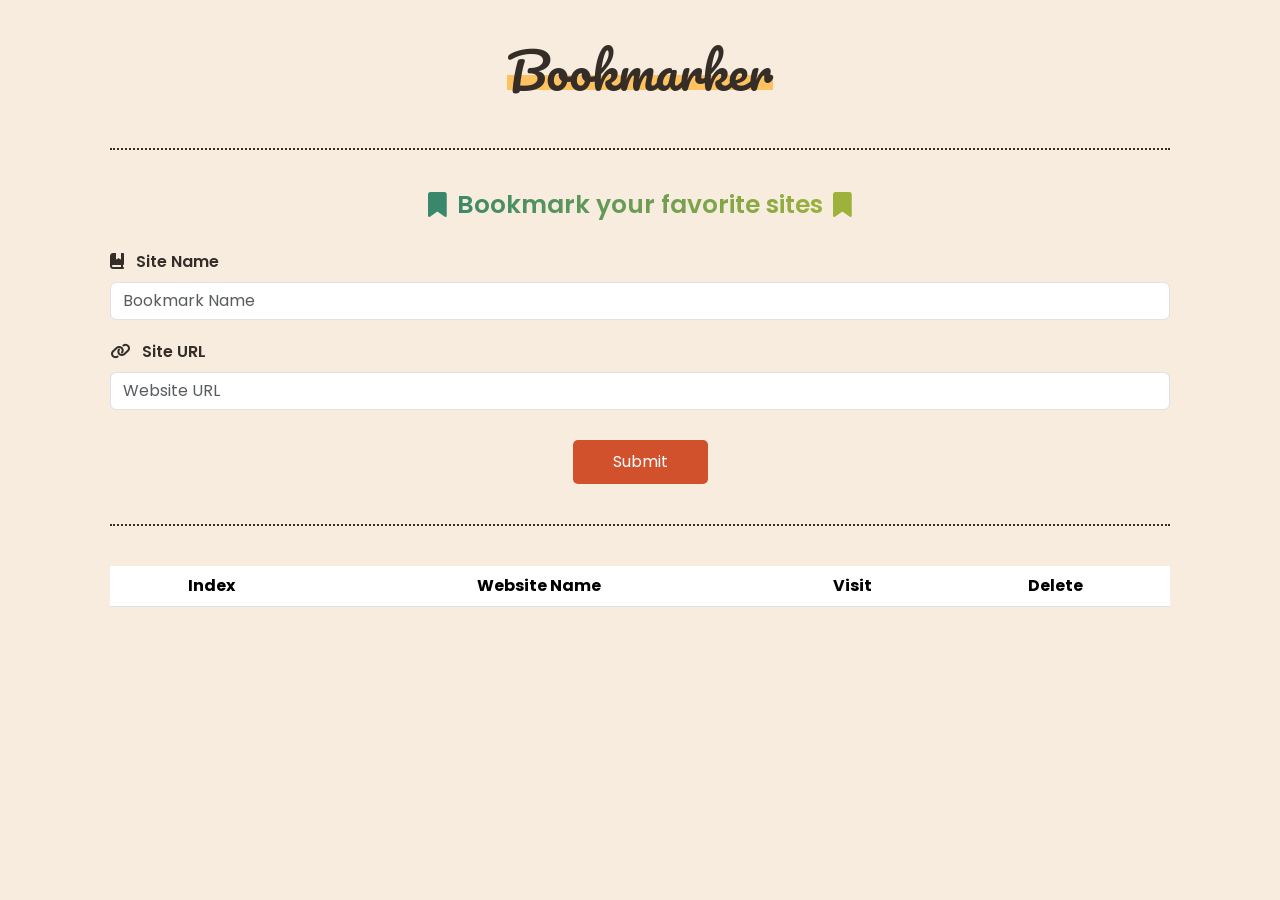
<file: CRUD Assignment/index.html>
<!DOCTYPE html>
<html lang="en">
  <head>
    <meta charset="UTF-8" />
    <meta name="viewport" content="width=device-width, initial-scale=1.0" />
    <title>Bookmarker</title>
    <link
      href="https://cdn.jsdelivr.net/npm/bootstrap@5.3.3/dist/css/bootstrap.min.css"
      rel="stylesheet"
    />
    <link rel="preconnect" href="https://fonts.googleapis.com" />
    <link rel="preconnect" href="https://fonts.gstatic.com" crossorigin />
    <link
      href="https://fonts.googleapis.com/css2?family=Pacifico&family=Poppins:wght@400;500;600&display=swap"
      rel="stylesheet"
    />
    <link
      rel="stylesheet"
      href="https://cdnjs.cloudflare.com/ajax/libs/font-awesome/6.5.1/css/all.min.css"
    />
    <link rel="stylesheet" href="style.css" />
  </head>
  <body>
    <div class="container">
      <header>
        <h1>Bookmarker</h1>
      </header>
      <div class="separator"></div>
      <main>
        <h2>
            <i class="fa-solid fa-bookmark"></i>
            <span>Bookmark your favorite sites</span>
            <i class="fa-solid fa-bookmark"></i>
        </h2>
        <div class="form-group">
          <label for="siteName"
            ><i class="fa-solid fa-book-bookmark me-2"></i> Site Name</label
          >
          <input
            type="text"
            id="siteName"
            class="form-control"
            placeholder="Bookmark Name"
            oninput="validateInput(this)"
          />
        </div>
        <div class="form-group">
          <label for="siteURL"
            ><i class="fa-solid fa-link me-2"></i> Site URL</label
          >
          <input
            type="text"
            id="siteURL"
            class="form-control"
            placeholder="Website URL"
            oninput="validateInput(this)"
          />
        </div>
        <button id="submitBtn" onclick="addBookmark()" class="btn-submit">
          Submit
        </button>
      </main>
      <div class="separator"></div>
      <table class="table">
        <thead>
          <tr>
            <th>Index</th>
            <th>Website Name</th>
            <th>Visit</th>
            <th>Delete</th>
          </tr>
        </thead>
        <tbody id="tableBody"></tbody>
      </table>
    </div>

    <!-- Modal (No changes here, it's fine) -->
    <div class="modal-overlay" id="modalOverlay">
      <div class="modal-box">
        <div class="modal-header">
          <div class="circles">
            <span class="circle red"></span>
            <span class="circle yellow"></span>
            <span class="circle green"></span>
          </div>
          <button class="btn-close" onclick="closeModal()">X</button>
        </div>
        <div class="modal-content">
          <p>Site Name or Url is not valid, Please follow the rules below :</p>
          <ul>
            <li>
              <i class="fa-regular fa-circle-right"></i> Site name must contain
              at least 3 characters
            </li>
            <li>
              <i class="fa-regular fa-circle-right"></i> Site URL must be a
              valid one
            </li>
          </ul>
        </div>
      </div>
    </div>
    <script src="main.js"></script>
  </body>
</html>
</file>
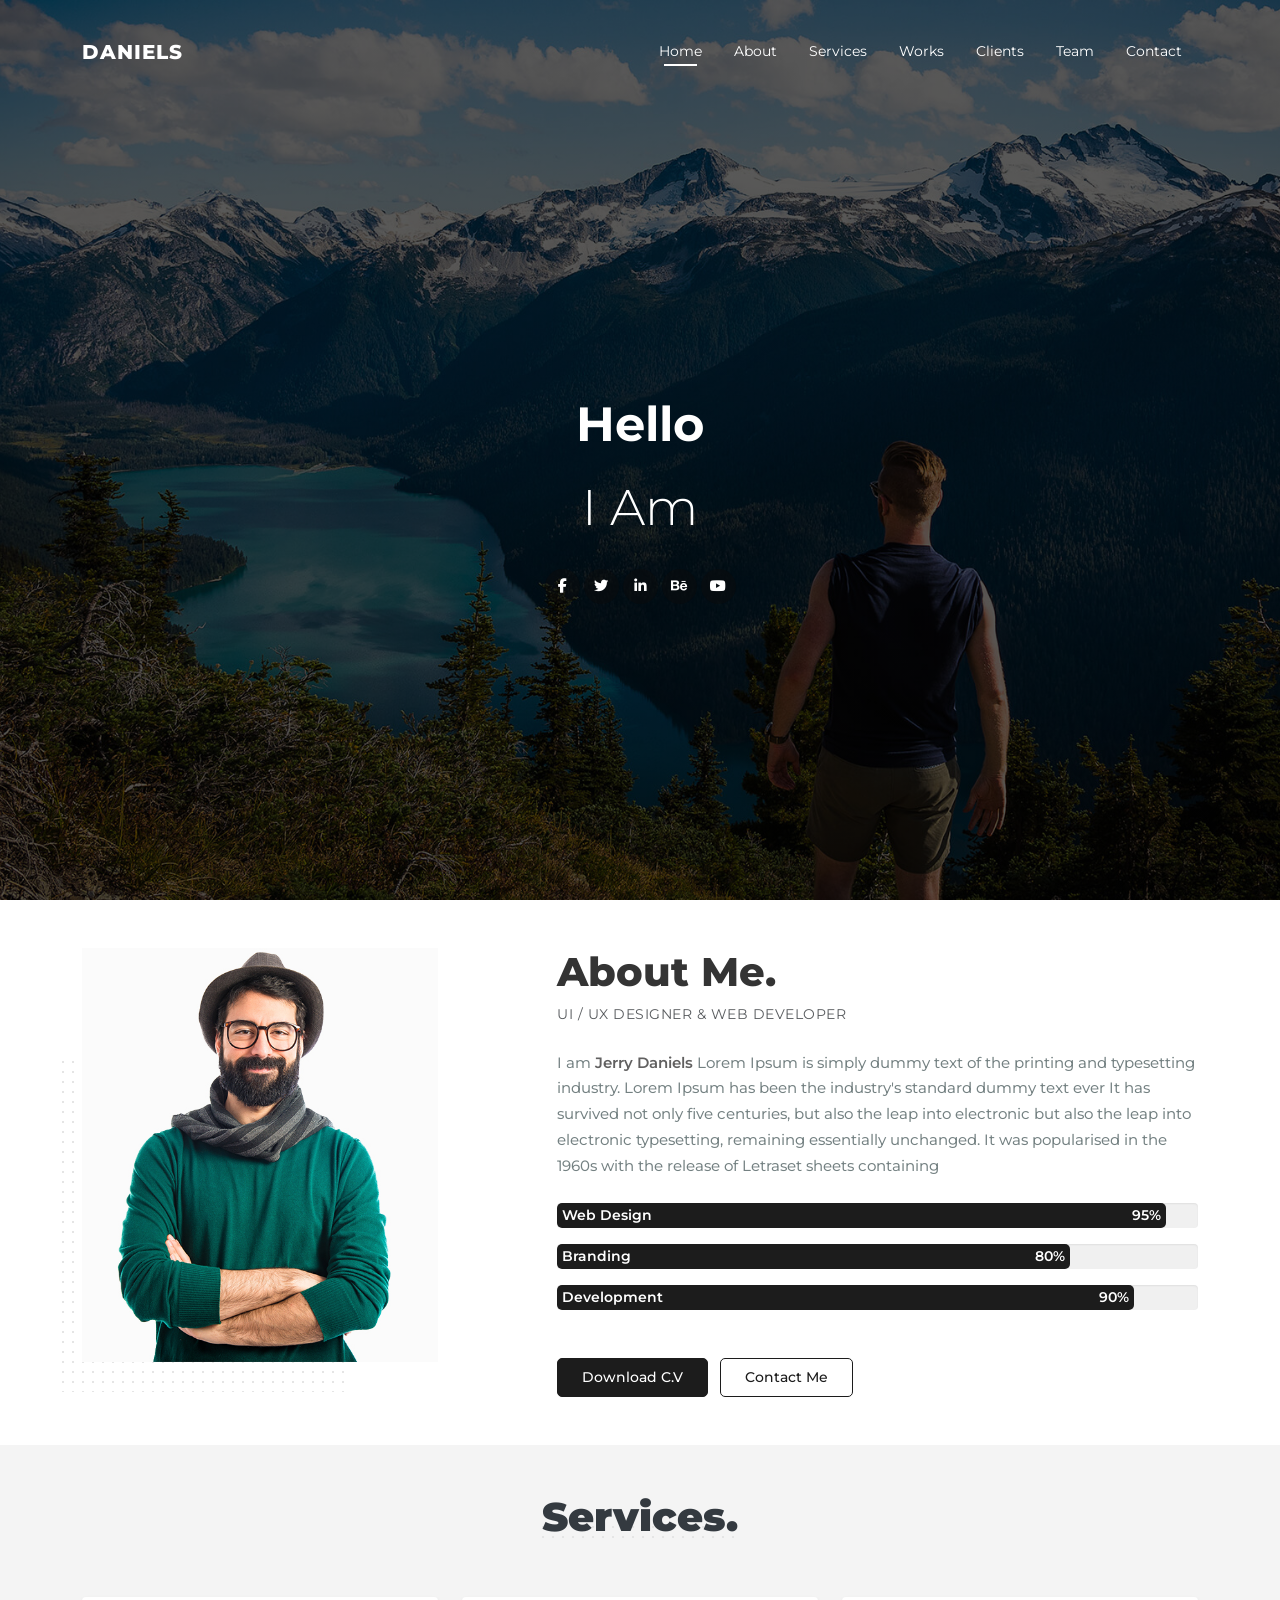
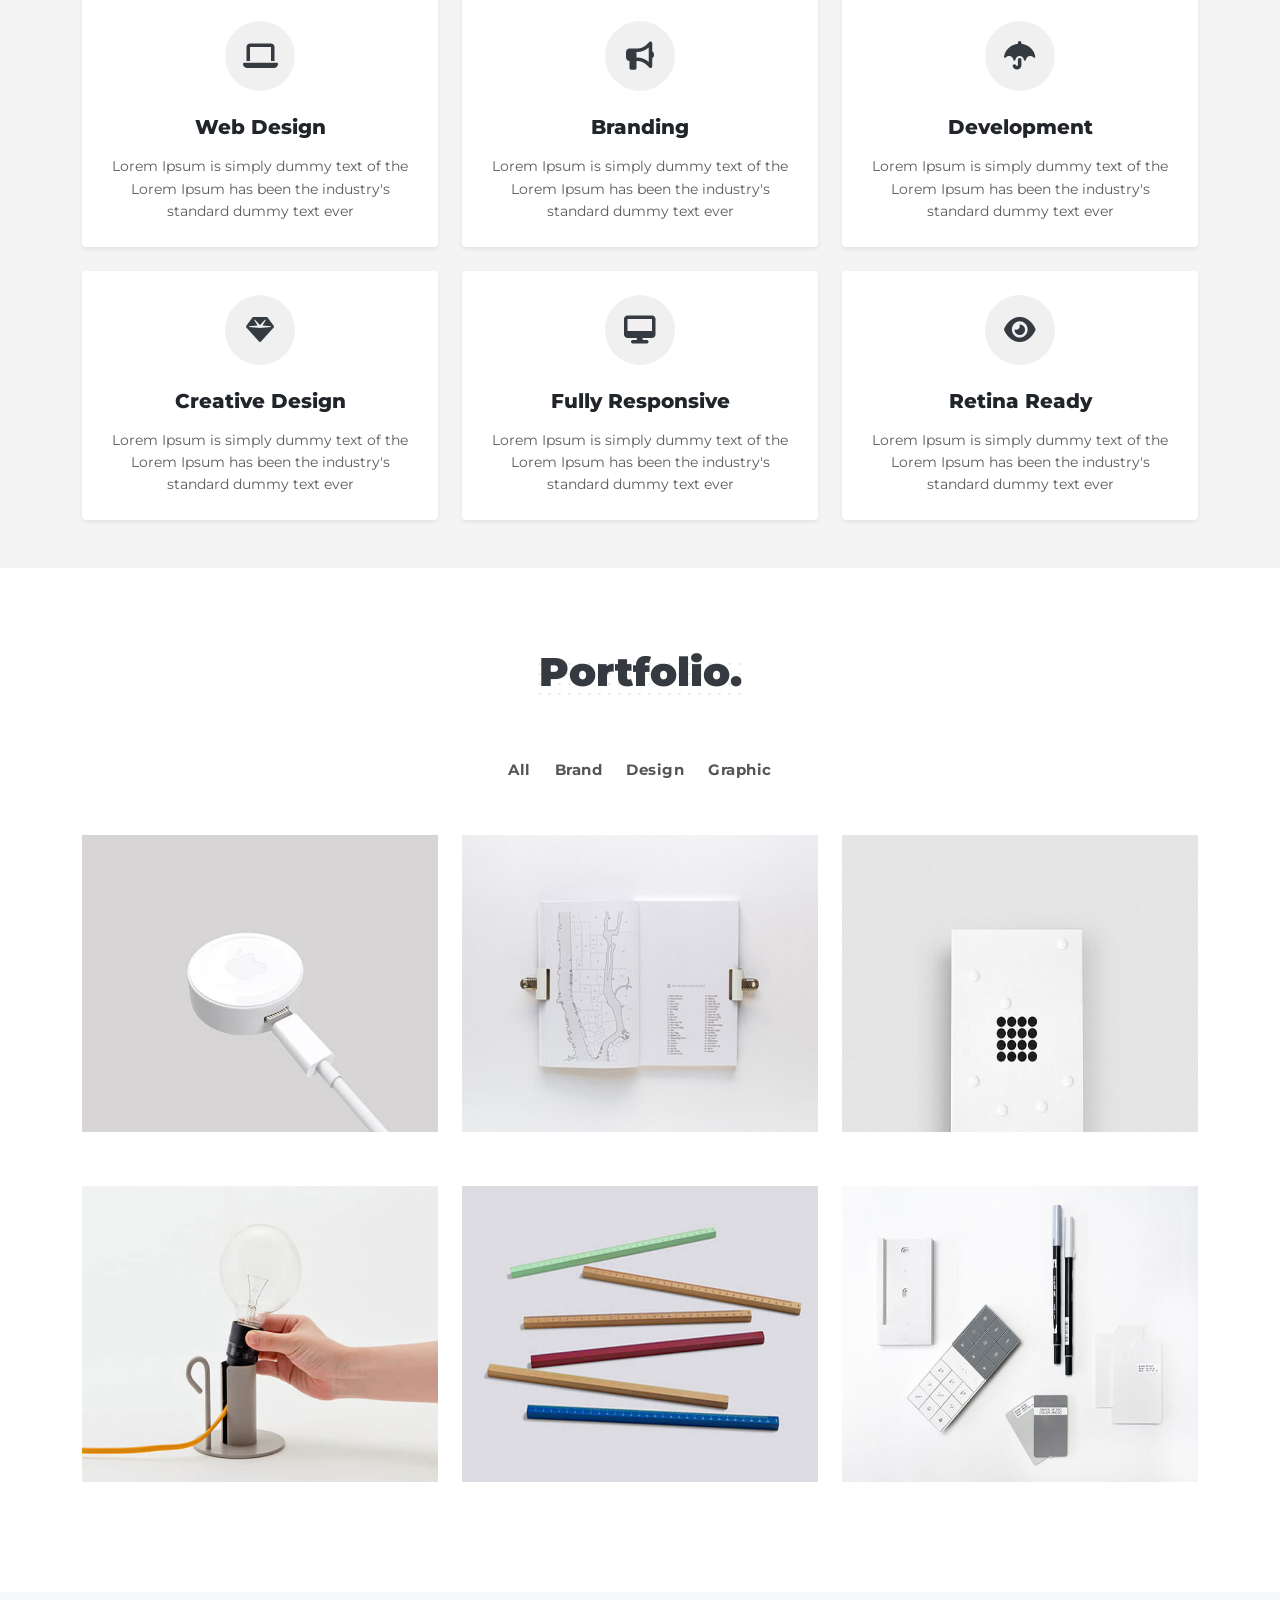
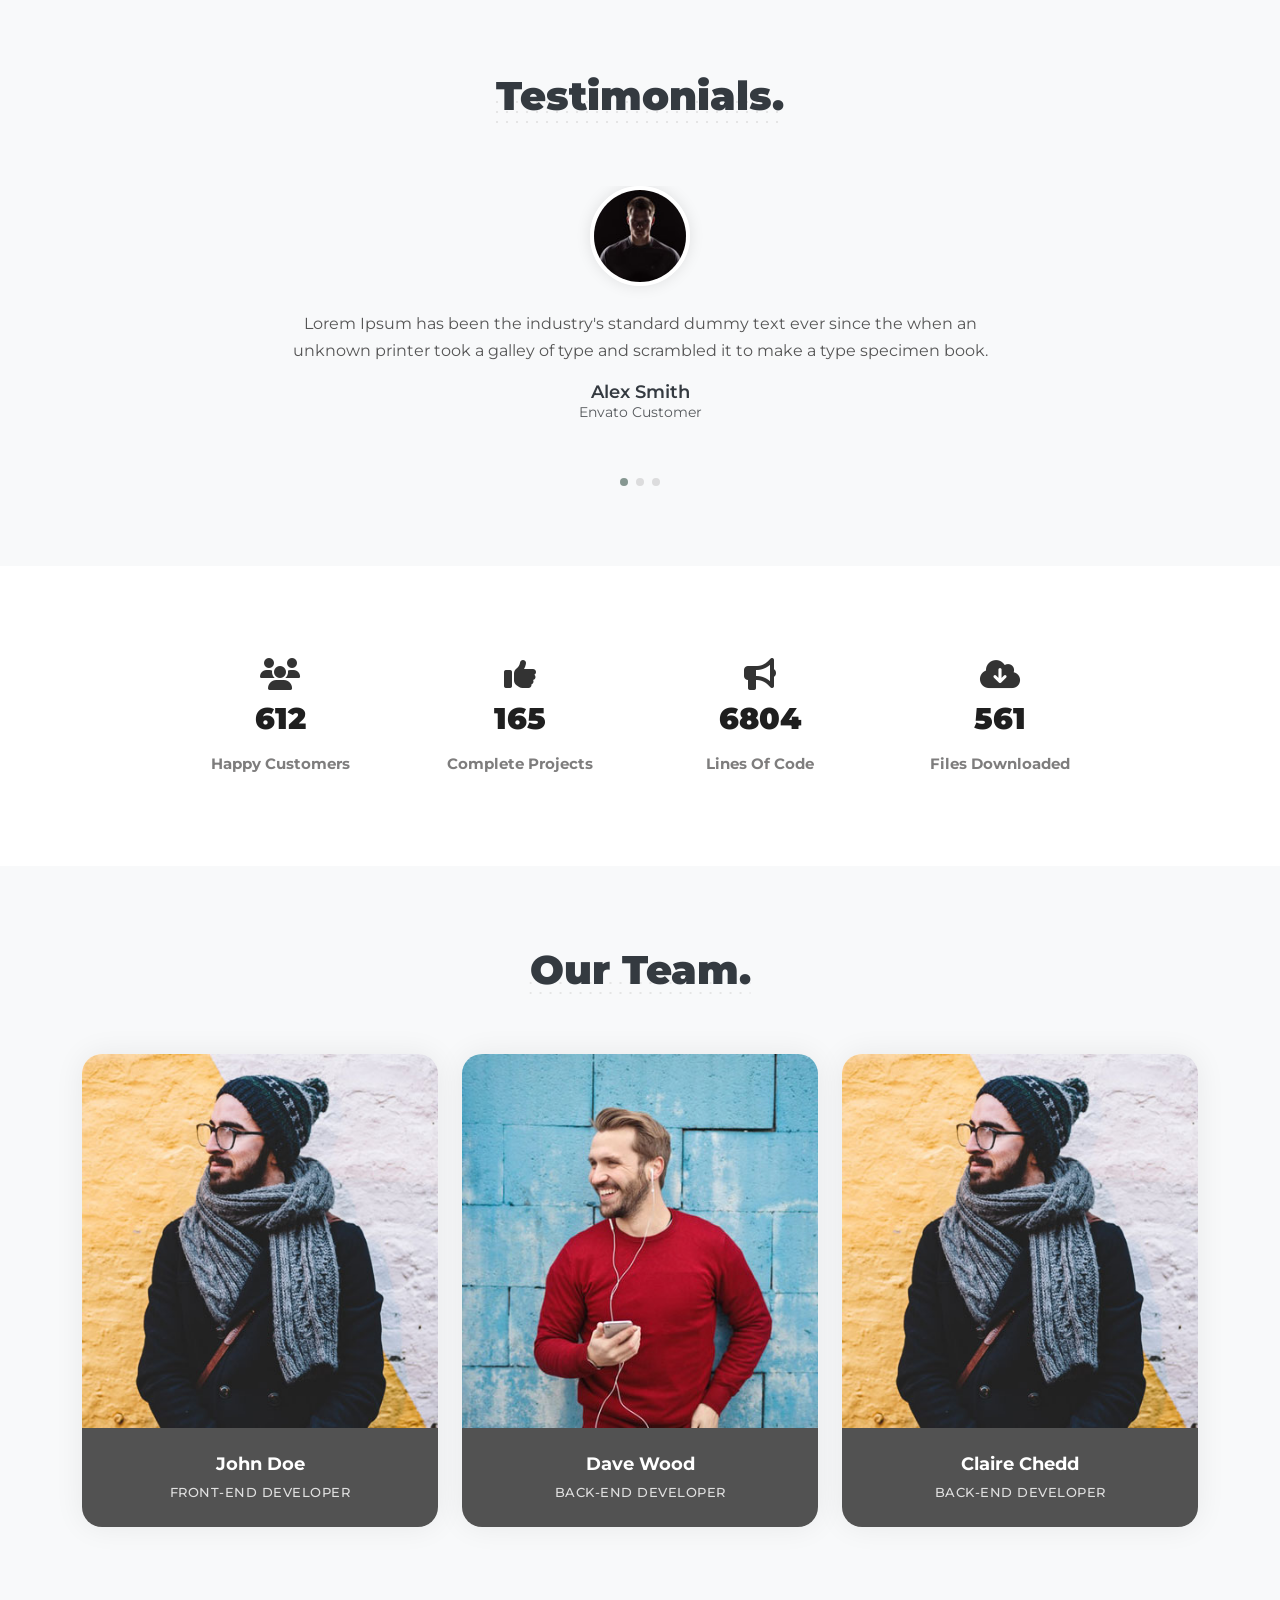
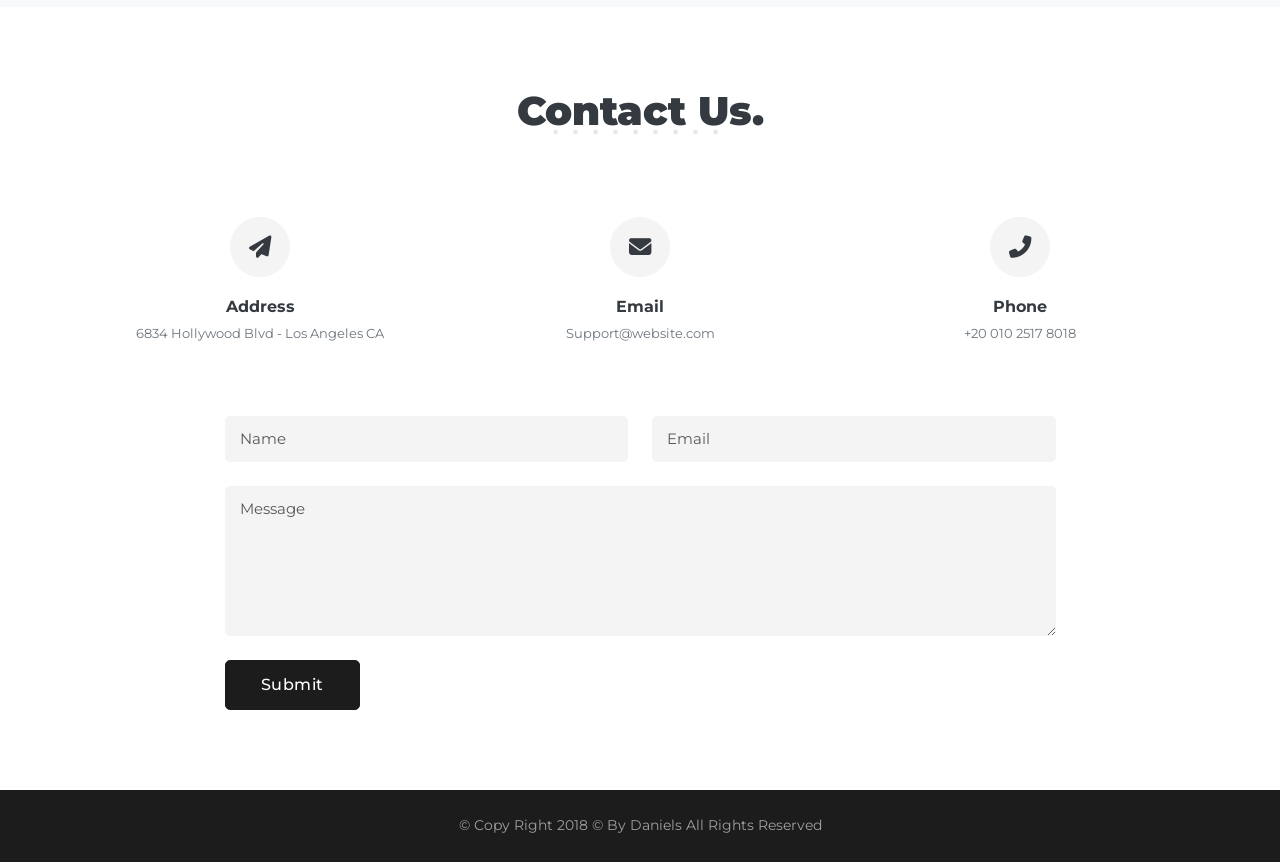
<file: Exam1/index.html>
<!DOCTYPE html>
<html lang="en">
  <head>
    <meta charset="UTF-8" />
    <meta name="viewport" content="width=device-width, initial-scale=1.0" />
    <link href="imgs/favicon.ico" rel="icon" />
    <!-- Make sure this path is correct -->
    <title>Daniels</title>
    <!-- Google Fonts -->
    <link rel="preconnect" href="https://fonts.googleapis.com" />
    <link rel="preconnect" href="https://fonts.gstatic.com" crossorigin />
    <link
      href="https://fonts.googleapis.com/css2?family=Montserrat:wght@300;400;500;600;700;800;900&display=swap"
      rel="stylesheet"
    />

    <!-- Font Awesome -->
    <link
      rel="stylesheet"
      href="https://cdnjs.cloudflare.com/ajax/libs/font-awesome/6.4.0/css/all.min.css"
      integrity="sha512-iecdLmaskl7CVkqkXNQ/ZH/XLlvWZOJyj7Yy7tcenmpD1ypASozpmT/E0iPtmFIB46ZmdtAc9eNBvH0H/ZpiBw=="
      crossorigin="anonymous"
      referrerpolicy="no-referrer"
    />

    <!-- Bootstrap CSS -->
    <link
      href="https://cdn.jsdelivr.net/npm/bootstrap@5.3.3/dist/css/bootstrap.min.css"
      rel="stylesheet"
      integrity="sha384-QWTKZyjpPEjISv5WaRU9OFeRpok6YctnYmDr5pNlyT2bRjXh0JMhjY6hW+ALEwIH"
      crossorigin="anonymous"
    />
    <link rel="stylesheet" href="style.css" />
  </head>
  <body>
    <!-- Navbar -->
    <nav class="navbar navbar-expand-lg fixed-top">
      <div class="container">
        <a class="navbar-brand fs-5" href="#home">DANIELS</a>
        <button
          class="navbar-toggler"
          type="button"
          data-bs-toggle="collapse"
          data-bs-target="#navbarNav"
          aria-controls="navbarNav"
          aria-expanded="false"
          aria-label="Toggle navigation"
        >
          <span class="navbar-toggler-icon"></span>
        </button>
        <div class="collapse navbar-collapse" id="navbarNav">
          <ul class="navbar-nav ms-auto mb-2 mb-lg-0">
            <li class="nav-item">
              <a class="nav-link active" aria-current="page" href="#home"
                >Home</a
              >
            </li>
            <li class="nav-item">
              <a class="nav-link" href="#about">About</a>
            </li>
            <li class="nav-item">
              <a class="nav-link" href="#services">Services</a>
            </li>
            <li class="nav-item">
              <a class="nav-link" href="#works">Works</a>
            </li>
            <li class="nav-item">
              <a class="nav-link" href="#clients">Clients</a>
            </li>
            <li class="nav-item">
              <a class="nav-link" href="#team">Team</a>
            </li>
            <li class="nav-item">
              <a class="nav-link" href="#contact">Contact</a>
            </li>
          </ul>
        </div>
      </div>
    </nav>

    <!-- Header Section -->
    <header
      id="home"
      class="header vh-100 d-flex align-items-center justify-content-center text-center text-white position-relative"
    >
      <div class="container position-relative" style="z-index: 2">
        <h1 class="header-title fw-bolder mb-3">Hello</h1>
        <p id="animation" class="header-subtitle mb-4">
          <span class="iam-text">I Am </span><span class="typewriter"></span>
        </p>
        <div class="header-social-icons">
          <a href="#" aria-label="Facebook"
            ><i class="fab fa-facebook-f"></i
          ></a>
          <a href="#" aria-label="Twitter"><i class="fab fa-twitter"></i></a>
          <a href="#" aria-label="LinkedIn"
            ><i class="fab fa-linkedin-in"></i
          ></a>
          <a href="#" aria-label="Behance"><i class="fab fa-behance"></i></a>
          <a href="#" aria-label="YouTube"><i class="fab fa-youtube"></i></a>
        </div>
      </div>
    </header>

    <!-- About Section -->
    <section id="about" class="py-5 section-padding">
      <div class="container">
        <div class="row">
          <div class="col-lg-4 col-md-5 mb-4 mb-md-0">
            <div class="about-img-container">
              <img src="imgs/hero.jpg" alt="Jerry Daniels" class="img-fluid" />
            </div>
          </div>
          <div class="col-lg-7 offset-lg-1 col-md-7">
            <div class="about-content">
              <h2 class="about-title mb-2">About Me.</h2>
              <p class="about-subtitle text-muted mb-4">
                UI / UX DESIGNER & WEB DEVELOPER
              </p>
              <p class="about-text mb-4">
                I am <strong class="fw-semibold">Jerry Daniels</strong> Lorem
                Ipsum is simply dummy text of the printing and typesetting
                industry. Lorem Ipsum has been the industry's standard dummy
                text ever It has survived not only five centuries, but also the
                leap into electronic but also the leap into electronic
                typesetting, remaining essentially unchanged. It was popularised
                in the 1960s with the release of Letraset sheets containing
              </p>

              <!-- Skills / Progress Bars -->

              <div class="skill mb-3">
                <div class="progress me-progress">
                  <div
                    class="progress-bar me-progress-bar"
                    role="progressbar"
                    style="width: 95%"
                    aria-valuenow="95"
                    aria-valuemin="0"
                    aria-valuemax="100"
                  >
                    <span class="skill-name-inside">Web Design</span>
                    <span class="skill-percentage">95%</span>
                  </div>
                </div>
              </div>
              <div class="skill mb-3">
                <div class="progress me-progress">
                  <div
                    class="progress-bar me-progress-bar"
                    role="progressbar"
                    style="width: 80%"
                    aria-valuenow="80"
                    aria-valuemin="0"
                    aria-valuemax="100"
                  >
                    <span class="skill-name-inside">Branding</span>
                    <span class="skill-percentage">80%</span>
                  </div>
                </div>
              </div>
              <div class="skill mb-3">
                <div class="progress me-progress">
                  <div
                    class="progress-bar me-progress-bar"
                    role="progressbar"
                    style="width: 90%"
                    aria-valuenow="90"
                    aria-valuemin="0"
                    aria-valuemax="100"
                  >
                    <span class="skill-name-inside">Development</span>
                    <span class="skill-percentage">90%</span>
                  </div>
                </div>
              </div>

              <!-- Buttons -->
              <div class="mt-5">
                <a href="#" class="btn btn-dark me-2 px-4 py-2 about-btn"
                  >Download C.V</a
                >
                <a href="#" class="btn btn-outline-dark px-4 py-2 about-btn"
                  >Contact Me</a
                >
              </div>
            </div>
          </div>
        </div>
      </div>
    </section>

    <!--Services-->
    <section id="services" class="services py-5">
      <div class="container">
        <div class="service-header text-center mb-5">
          <h3>Services.</h3>
        </div>

        <div class="row g-4">
          <!-- Web Design -->
          <div class="col-md-6 col-lg-4">
            <div
              class="service-item card text-center h-100 shadow-sm p-4 border-0"
            >
              <div class="service-icon mx-auto mb-4">
                <div class="service-icon-circle">
                  <i class="fas fa-laptop"></i>
                </div>
              </div>
              <div class="card-body p-0">
                <h3 class="fs-5 fw-semibold mb-3">Web Design</h3>
                <p class="card-text text-muted small">
                  Lorem Ipsum is simply dummy text of the Lorem Ipsum has been
                  the industry's standard dummy text ever
                </p>
              </div>
            </div>
          </div>

          <!-- Branding -->
          <div class="col-md-6 col-lg-4">
            <div
              class="service-item card text-center h-100 shadow-sm p-4 border-0"
            >
              <div class="service-icon mx-auto mb-4">
                <div class="service-icon-circle">
                  <i class="fas fa-bullhorn"></i>
                </div>
              </div>
              <div class="card-body p-0">
                <h3 class="fs-5 fw-semibold mb-3">Branding</h3>
                <p class="card-text text-muted small">
                  Lorem Ipsum is simply dummy text of the Lorem Ipsum has been
                  the industry's standard dummy text ever
                </p>
              </div>
            </div>
          </div>

          <!-- Development -->
          <div class="col-md-6 col-lg-4">
            <div
              class="service-item card text-center h-100 shadow-sm p-4 border-0"
            >
              <div class="service-icon mx-auto mb-4">
                <div class="service-icon-circle">
                  <i class="fas fa-umbrella"></i>
                </div>
              </div>
              <div class="card-body p-0">
                <h3 class="fs-5 fw-semibold mb-3">Development</h3>
                <p class="card-text text-muted small">
                  Lorem Ipsum is simply dummy text of the Lorem Ipsum has been
                  the industry's standard dummy text ever
                </p>
              </div>
            </div>
          </div>

          <!-- Creative Design -->
          <div class="col-md-6 col-lg-4">
            <div
              class="service-item card text-center h-100 shadow-sm p-4 border-0"
            >
              <div class="service-icon mx-auto mb-4">
                <div class="service-icon-circle">
                  <i class="fas fa-gem"></i>
                </div>
              </div>
              <div class="card-body p-0">
                <h3 class="fs-5 fw-semibold mb-3">Creative Design</h3>
                <p class="card-text text-muted small">
                  Lorem Ipsum is simply dummy text of the Lorem Ipsum has been
                  the industry's standard dummy text ever
                </p>
              </div>
            </div>
          </div>

          <!-- Fully Responsive -->
          <div class="col-md-6 col-lg-4">
            <div
              class="service-item card text-center h-100 shadow-sm p-4 border-0"
            >
              <div class="service-icon mx-auto mb-4">
                <div class="service-icon-circle">
                  <i class="fas fa-desktop"></i>
                </div>
              </div>
              <div class="card-body p-0">
                <h3 class="fs-5 fw-semibold mb-3">Fully Responsive</h3>
                <p class="card-text text-muted small">
                  Lorem Ipsum is simply dummy text of the Lorem Ipsum has been
                  the industry's standard dummy text ever
                </p>
              </div>
            </div>
          </div>

          <!-- Retina Ready -->
          <div class="col-md-6 col-lg-4">
            <div
              class="service-item card text-center h-100 shadow-sm p-4 border-0"
            >
              <div class="service-icon mx-auto mb-4">
                <div class="service-icon-circle">
                  <i class="fas fa-eye"></i>
                </div>
              </div>
              <div class="card-body p-0">
                <h3 class="fs-5 fw-semibold mb-3">Retina Ready</h3>
                <p class="card-text text-muted small">
                  Lorem Ipsum is simply dummy text of the Lorem Ipsum has been
                  the industry's standard dummy text ever
                </p>
              </div>
            </div>
          </div>
        </div>
      </div>
    </section>

    <!-- Portfolio Section -->
    <section id="works" class="portfolio-section section-padding">
      <div class="container">
        <div class="portfolio-header text-center mb-5">
          <h3>Portfolio.</h3>
        </div>

        <ul
          class="nav nav-pills justify-content-center mb-5"
          id="portfolio-flters"
        >
          <li class="nav-item">
            <button class="nav-link" data-filter="*">All</button>
          </li>
          <li class="nav-item">
            <button class="nav-link" data-filter=".filter-brand">Brand</button>
          </li>
          <li class="nav-item">
            <button class="nav-link" data-filter=".filter-design">
              Design
            </button>
          </li>
          <li class="nav-item">
            <button class="nav-link" data-filter=".filter-graphic">
              Graphic
            </button>
          </li>
        </ul>

        <div class="row gy-4 portfolio-container">
          <div class="col-lg-4 col-md-6 portfolio-item filter-brand">
            <div class="portfolio-wrap">
              <img
                src="imgs/portfolio/1.jpg"
                class="img-fluid"
                alt="Portfolio Item 1"
              />
              <div class="item-img-overlay">
                <h6>BRANDING</h6>
                <div class="overlay-icons">
                  <a href="portfolio-details.html" title="More Details"
                    ><i class="fas fa-link"></i
                  ></a>
                  <a
                    href="imgs/portfolio/1.jpg"
                    data-gallery="portfolioGallery"
                    class="portfolio-lightbox"
                    title="Branding Project"
                    ><i class="fas fa-search-plus"></i
                  ></a>
                </div>
              </div>
            </div>
          </div>

          <div class="col-lg-4 col-md-6 portfolio-item filter-design">
            <div class="portfolio-wrap">
              <img
                src="imgs/portfolio/2.jpg"
                class="img-fluid"
                alt="Portfolio Item 2"
              />
              <div class="item-img-overlay">
                <h6>WEB DESIGN</h6>
                <div class="overlay-icons">
                  <a href="portfolio-details.html" title="More Details"
                    ><i class="fas fa-link"></i
                  ></a>
                  <a
                    href="imgs/portfolio/2.jpg"
                    data-gallery="portfolioGallery"
                    class="portfolio-lightbox"
                    title="Web Design Project"
                    ><i class="fas fa-search-plus"></i
                  ></a>
                </div>
              </div>
            </div>
          </div>

          <div class="col-lg-4 col-md-6 portfolio-item filter-graphic">
            <div class="portfolio-wrap">
              <img
                src="imgs/portfolio/3.jpg"
                class="img-fluid"
                alt="Portfolio Item 3"
              />
              <div class="item-img-overlay">
                <h6>GRAPHIC DESIGN</h6>
                <div class="overlay-icons">
                  <a href="portfolio-details.html" title="More Details"
                    ><i class="fas fa-link"></i
                  ></a>
                  <a
                    href="imgs/portfolio/3.jpg"
                    data-gallery="portfolioGallery"
                    class="portfolio-lightbox"
                    title="Graphic Design Project"
                    ><i class="fas fa-search-plus"></i
                  ></a>
                </div>
              </div>
            </div>
          </div>

          <div class="col-lg-4 col-md-6 portfolio-item filter-brand">
            <div class="portfolio-wrap">
              <img
                src="imgs/portfolio/4.jpg"
                class="img-fluid"
                alt="Portfolio Item 4"
              />
              <div class="item-img-overlay">
                <h6>BRANDING</h6>
                <div class="overlay-icons">
                  <a href="portfolio-details.html" title="More Details"
                    ><i class="fas fa-link"></i
                  ></a>
                  <a
                    href="imgs/portfolio/4.jpg"
                    data-gallery="portfolioGallery"
                    class="portfolio-lightbox"
                    title="Branding Project 2"
                    ><i class="fas fa-search-plus"></i
                  ></a>
                </div>
              </div>
            </div>
          </div>

          <div class="col-lg-4 col-md-6 portfolio-item filter-design">
            <div class="portfolio-wrap">
              <img
                src="imgs/portfolio/5.jpg"
                class="img-fluid"
                alt="Portfolio Item 5"
              />
              <div class="item-img-overlay">
                <h6>WEB DEVELOPMENT</h6>
                <div class="overlay-icons">
                  <a href="portfolio-details.html" title="More Details"
                    ><i class="fas fa-link"></i
                  ></a>
                  <a
                    href="imgs/portfolio/5.jpg"
                    data-gallery="portfolioGallery"
                    class="portfolio-lightbox"
                    title="Web Development Project"
                    ><i class="fas fa-search-plus"></i
                  ></a>
                </div>
              </div>
            </div>
          </div>

          <div class="col-lg-4 col-md-6 portfolio-item filter-graphic">
            <div class="portfolio-wrap">
              <img
                src="imgs/portfolio/6.jpg"
                class="img-fluid"
                alt="Portfolio Item 6"
              />
              <div class="item-img-overlay">
                <h6>LOGO DESIGN</h6>
                <div class="overlay-icons">
                  <a href="portfolio-details.html" title="More Details"
                    ><i class="fas fa-link"></i
                  ></a>
                  <a
                    href="imgs/portfolio/6.jpg"
                    data-gallery="portfolioGallery"
                    class="portfolio-lightbox"
                    title="Logo Design"
                    ><i class="fas fa-search-plus"></i
                  ></a>
                </div>
              </div>
            </div>
          </div>
        </div>
      </div>
    </section>

    <!-- Testimonials Section -->
    <section id="clients" class="testimonials-section section-padding">
      <div class="container">
        <div class="testimonials-header text-center mb-5">
          <h3>Testimonials.</h3>
        </div>

        <div
          id="testimonialCarousel"
          class="carousel slide"
          data-bs-ride="carousel"
        >
          <div class="carousel-inner">
            <!-- Testimonial 1 -->
            <div class="carousel-item active">
              <div class="testimonial-item text-center">
                <img
                  src="imgs/testi-1.jpg"
                  class="testimonial-img rounded-circle mx-auto mb-4"
                  alt="Alex Smith"
                />
                <p class="testimonial-quote mb-3">
                  Lorem Ipsum has been the industry's standard dummy text ever
                  since the when an unknown printer took a galley of type and
                  scrambled it to make a type specimen book.
                </p>
                <h5 class="testimonial-author fw-semibold mb-0">Alex Smith</h5>
                <p class="testimonial-role text-muted small">Envato Customer</p>
              </div>
            </div>

            <!-- Testimonial 2 -->
            <div class="carousel-item">
              <div class="testimonial-item text-center">
                <img
                  src="imgs/testi-2.jpg"
                  class="testimonial-img rounded-circle mx-auto mb-4"
                  alt="Jane Doe"
                />
                <p class="testimonial-quote mb-3">
                  Curabitur arcu erat, accumsan id imperdiet et, porttitor at
                  sem. Lorem ipsum dolor sit amet, consectetur adipiscing elit.
                </p>
                <h5 class="testimonial-author fw-semibold mb-0">Jane Doe</h5>
                <p class="testimonial-role text-muted small">Another Company</p>
              </div>
            </div>

            <!-- Testimonial 3 -->
            <div class="carousel-item">
              <div class="testimonial-item text-center">
                <img
                  src="imgs/testi-3.jpg"
                  class="testimonial-img rounded-circle mx-auto mb-4"
                  alt="John Bacon"
                />
                <p class="testimonial-quote mb-3">
                  Vestibulum ac diam sit amet quam vehicula elementum sed sit
                  amet dui. Pellentesque in ipsum id orci porta dapibus.
                </p>
                <h5 class="testimonial-author fw-semibold mb-0">John Bacon</h5>
                <p class="testimonial-role text-muted small">Client Co.</p>
              </div>
            </div>
          </div>
          <!-- Carousel Indicators -->
          <div class="carousel-indicators">
            <button
              type="button"
              data-bs-target="#testimonialCarousel"
              data-bs-slide-to="0"
              class="active"
              aria-current="true"
              aria-label="Slide 1"
            ></button>
            <button
              type="button"
              data-bs-target="#testimonialCarousel"
              data-bs-slide-to="1"
              aria-label="Slide 2"
            ></button>
            <button
              type="button"
              data-bs-target="#testimonialCarousel"
              data-bs-slide-to="2"
              aria-label="Slide 3"
            ></button>
          </div>
        </div>
      </div>
    </section>
    <!-- End Testimonials Section -->

    <div class="numberscount">
      <div class="counter-box">
        <i class="fa-solid fa-users"></i>
        <h2 class="counter" data-count="850">0</h2>
        <h3>Happy Customers</h3>
      </div>
      <div class="counter-box">
        <i class="fa-solid fa-thumbs-up"></i>
        <h2 class="counter" data-count="230">0</h2>
        <h3>Complete Projects</h3>
      </div>
      <div class="counter-box">
        <i class="fa-solid fa-bullhorn"></i>
        <h2 class="counter" data-count="9450">0</h2>
        <h3>Lines Of Code</h3>
      </div>
      <div class="counter-box">
        <i class="fa-solid fa-cloud-arrow-down"></i>
        <h2 class="counter" data-count="780">0</h2>
        <h3>Files Downloaded</h3>
      </div>
    </div>
    <div class="clr"></div>

    <section id="team" class="team-section section-padding">
      <div class="container">
        <div class="section-header text-center">
          <h3>Our Team.</h3>
        </div>

        <div class="row gy-4 justify-content-center">
          <!-- Team Member 1 -->
          <div class="col-lg-4 col-md-6">
            <div class="team-card">
              <div class="team-img-container">
                <img src="imgs/1.jpg" class="img-fluid" alt="John Doe" />
                <div class="team-social-overlay">
                  <a href="#" title="Facebook"
                    ><i class="fab fa-facebook-f"></i
                  ></a>
                  <a href="#" title="Twitter"><i class="fab fa-twitter"></i></a>
                  <a href="#" title="Pinterest"
                    ><i class="fab fa-pinterest-p"></i
                  ></a>
                  <a href="#" title="LinkedIn"
                    ><i class="fab fa-linkedin-in"></i
                  ></a>
                </div>
              </div>
              <div class="team-caption">
                <h4>John Doe</h4>
                <p>FRONT-END DEVELOPER</p>
              </div>
            </div>
          </div>

          <!-- Team Member 2 -->
          <div class="col-lg-4 col-md-6">
            <div class="team-card">
              <div class="team-img-container">
                <img src="imgs/2.jpg" class="img-fluid" alt="Dave Wood" />
                <div class="team-social-overlay">
                  <a href="#" title="Facebook"
                    ><i class="fab fa-facebook-f"></i
                  ></a>
                  <a href="#" title="Twitter"><i class="fab fa-twitter"></i></a>
                  <a href="#" title="Pinterest"
                    ><i class="fab fa-pinterest-p"></i
                  ></a>
                  <a href="#" title="LinkedIn"
                    ><i class="fab fa-linkedin-in"></i
                  ></a>
                </div>
              </div>
              <div class="team-caption">
                <h4>Dave Wood</h4>
                <p>BACK-END DEVELOPER</p>
              </div>
            </div>
          </div>

          <!-- Team Member 3 -->
          <div class="col-lg-4 col-md-6">
            <div class="team-card">
              <div class="team-img-container">
                <img src="imgs/1.jpg" class="img-fluid" alt="Claire Chedd" />
                <div class="team-social-overlay">
                  <a href="#" title="Facebook"
                    ><i class="fab fa-facebook-f"></i
                  ></a>
                  <a href="#" title="Twitter"><i class="fab fa-twitter"></i></a>
                  <a href="#" title="Pinterest"
                    ><i class="fab fa-pinterest-p"></i
                  ></a>
                  <a href="#" title="LinkedIn"
                    ><i class="fab fa-linkedin-in"></i
                  ></a>
                </div>
              </div>
              <div class="team-caption">
                <h4>Claire Chedd</h4>
                <p>BACK-END DEVELOPER</p>
              </div>
            </div>
          </div>
        </div>
      </div>
    </section>

    <!--Contact Section-->
    <section id="contact" class="contact-section section-padding">
      <div class="container">
        <!-- Section Header -->
        <div class="section-header text-center">
          <h3>Contact Us.</h3>
        </div>

        <div class="row contact-info-row gy-4 text-center mt-5">
          <div class="col-md-4">
            <div class="contact-item">
              <div class="icon-circle">
                <i class="fas fa-paper-plane"></i>
              </div>
              <h5>Address</h5>
              <p>6834 Hollywood Blvd - Los Angeles CA</p>
            </div>
          </div>

          <div class="col-md-4">
            <div class="contact-item">
              <div class="icon-circle">
                <i class="fas fa-envelope"></i>
              </div>
              <h5>Email</h5>
              <p>Support@website.com</p>
            </div>
          </div>

          <div class="col-md-4">
            <div class="contact-item">
              <div class="icon-circle">
                <i class="fas fa-phone-alt"></i>
              </div>
              <h5>Phone</h5>
              <p>+20 010 2517 8018</p>
            </div>
          </div>
        </div>

        <div class="row justify-content-center mt-5 pt-4">
          <div class="col-lg-9">
            <form action="#" method="post" class="contact-form">
              <div class="row gy-4">
                <div class="col-md-6">
                  <input
                    type="text"
                    name="name"
                    class="form-control"
                    placeholder="Name"
                    required
                  />
                </div>
                <div class="col-md-6">
                  <input
                    type="email"
                    class="form-control"
                    name="email"
                    placeholder="Email"
                    required
                  />
                </div>
                <div class="col-12">
                  <textarea
                    class="form-control"
                    name="message"
                    rows="5"
                    placeholder="Message"
                    required
                  ></textarea>
                </div>
                <div class="col-12">
                  <button type="submit" class="btn btn-dark btn-submit">
                    Submit
                  </button>
                </div>
              </div>
            </form>
          </div>
        </div>
      </div>
    </section>
    <!--Footer-->
    <footer class="footer-section text-center">
      <div class="container">
        <p>© Copy Right 2018 © By Daniels All Rights Reserved</p>
      </div>
    </footer>

    <!-- Bootstrap JS (Optional, for toggler and other components) -->
    <script
      src="https://cdn.jsdelivr.net/npm/bootstrap@5.3.3/dist/js/bootstrap.bundle.min.js"
      integrity="sha384-YvpcrYf0tY3lHB60NNkmXc5s9fDVZLESaAA55NDzOxhy9GkcIdslK1eN7N6jIeHz"
      crossorigin="anonymous"
    ></script>
    <script src="script.js"></script>
  </body>
</html>
</file>
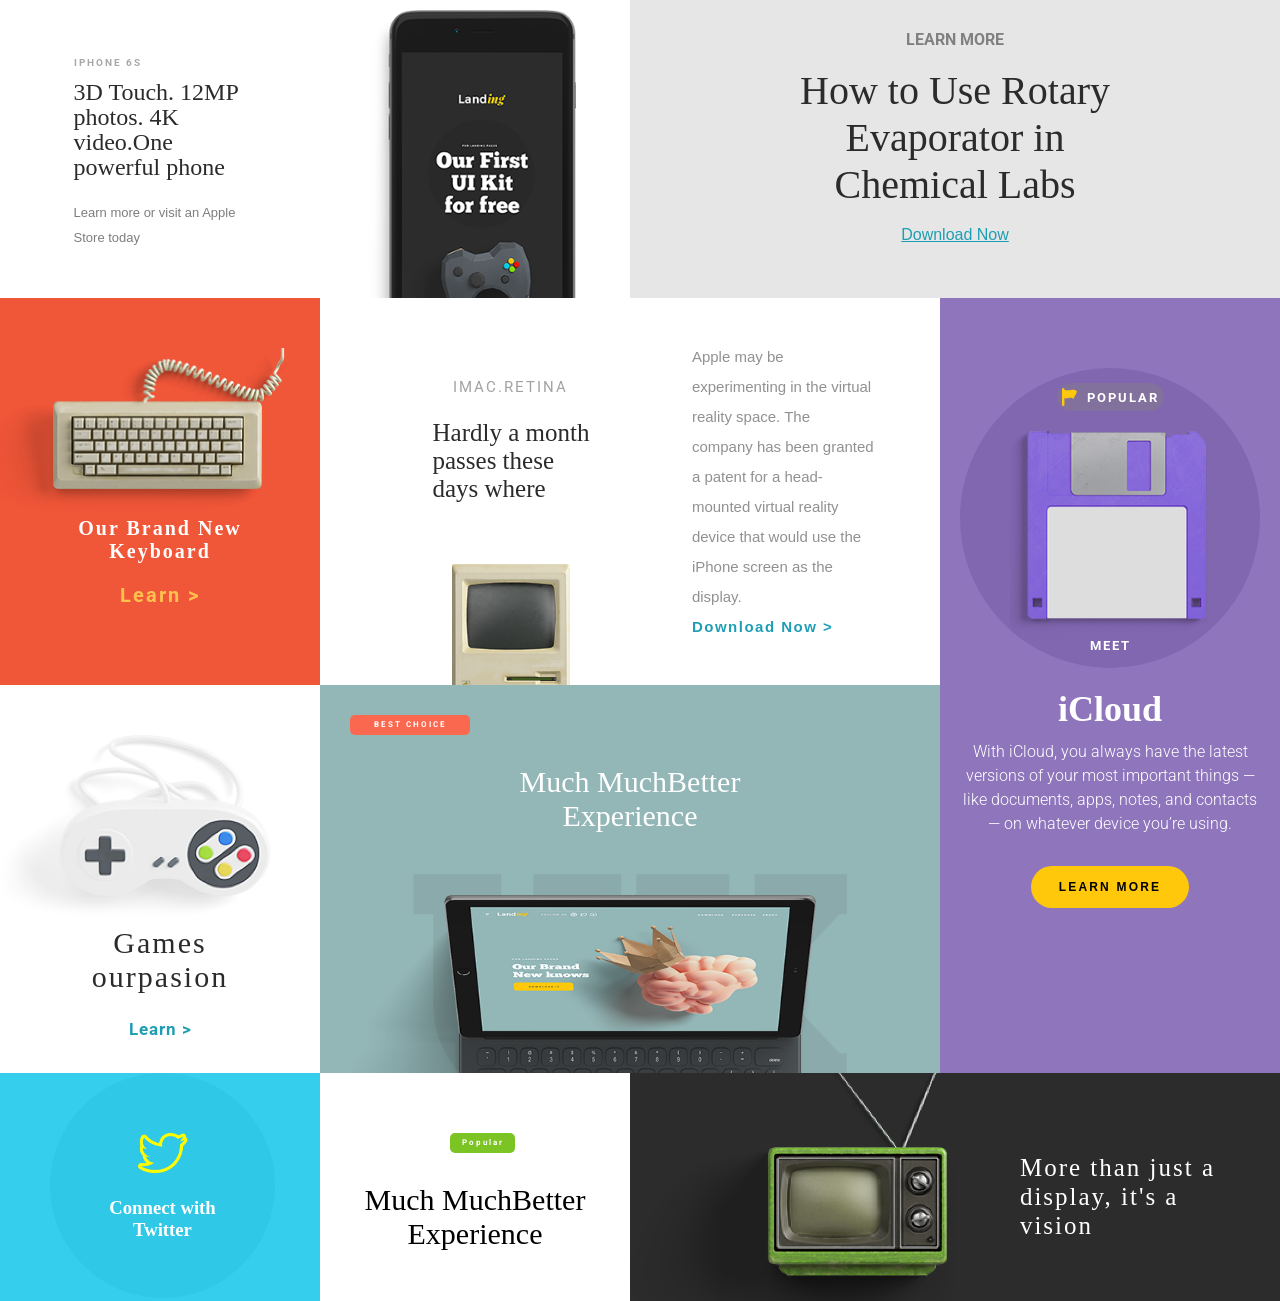
<file: Grid Assignment/index.html>
<!DOCTYPE html>
<html lang="en">
<head>
    <meta charset="UTF-8">
    <meta name="viewport" content="width=device-width, initial-scale=1.0">
    <title>Grid Assignment</title>
    <link href="https://fonts.googleapis.com/css2?family=Montserrat:ital,wght@0,100..900;1,100..900&family=Noto+Sans+JP:wght@100..900&family=Nunito+Sans:ital,opsz,wght@0,6..12,200..1000;1,6..12,200..1000&family=Roboto:ital,wght@0,100..900;1,100..900&display=swap" rel="stylesheet">
    <link rel="stylesheet" href="style.css">
    <link rel="stylesheet" href="media.css">
</head>
<body>
    <div class="container">
        <div class="IPHONE-6S">
            <div class="iphone-content">
                <h4>IPHONE 6S</h4>
                <p>3D Touch. 12MP<br>photos. 4K<br>video.One<br>powerful phone</p>
                <h5>Learn more or visit an Apple<br>Store today</h5>
            </div>
            <img src="images/iphone.png" alt="iphone image">  
        </div>
        <div class="LEARN-MORE">
            <h4>LEARN MORE</h4>
            <br>
            <p>How to Use Rotary<br>Evaporator in<br>Chemical Labs</p>
            <br>
            <a href="www.apple.com">Download Now</a>
        </div>
        <div class="OurBrand">
            <img src="images/Keyboard.png">
            <h4>Our Brand New<br>Keyboard</h4>
            <a>Learn ></a>
        </div>
        <div class="IMAC-RETINA">
            <div class="imac-left">
                <p class="phead">IMAC.RETINA</p>
            <br>
            <p class="pbody">Hardly a month<br>passes these<br>days where</p>
            
            <img src="images/Imac-cropped.png" alt="imac.retina">
            </div>
            <div class="imac-right">
                <p>Apple may be experimenting in the virtual reality space. The company has been granted a patent for a head-mounted virtual reality device that would use the iPhone screen as the display.</p>
                <a>Download Now > </a>
            </div>
        </div>
        <div class="POPULAR">
            <div class="circle">
                <div class="label-top">
                    <img src="images/Flag.png" class="flag-icon">
                    <h4>POPULAR</h4>
                </div>
                <img src="images/Save  Disk.png" class="disk-image">
                <div class="label-bottom">
                    <h4>MEET</h4>
                </div>
            </div>
            <h2 class="icloud-heading">iCloud</h2>
            <p class="description">With iCloud, you always have the latest versions of your most important things — like documents, apps, notes, and contacts — on whatever device you’re using.</p>
            <button>Learn More</button>
        </div>
        <div class="Games">
            <img src="images/Hand.png">
            <p>Games<br>ourpasion</p>
            <a>Learn ></a>
        </div>
        <div class="MuchBetter">
            <p class="top-lefthead">BEST CHOICE</p>
            <h3>Much MuchBetter<br>Experience</h3>         
            <img src="images/iPad.png" class="frontz">
        </div>
        <div class="Connect">
            <div class="tweetcircle">
                <div class="twetcontent">
                    <img src="images/Twitter.png" >
                    <h3>Connect with<br>Twitter</h3>
                </div>
            </div>
        </div>
        <div class="Experience">
            <p class="center-head">Popular</p>
            <h3>Much MuchBetter<br>Experience</h3>
        </div>
        <div class="More">
            <img src="images/TV.png">
            <h3>More than just a<br>display,  it's a<br>vision</h3>
        </div>
      </div>
</body>
</html>
</file>
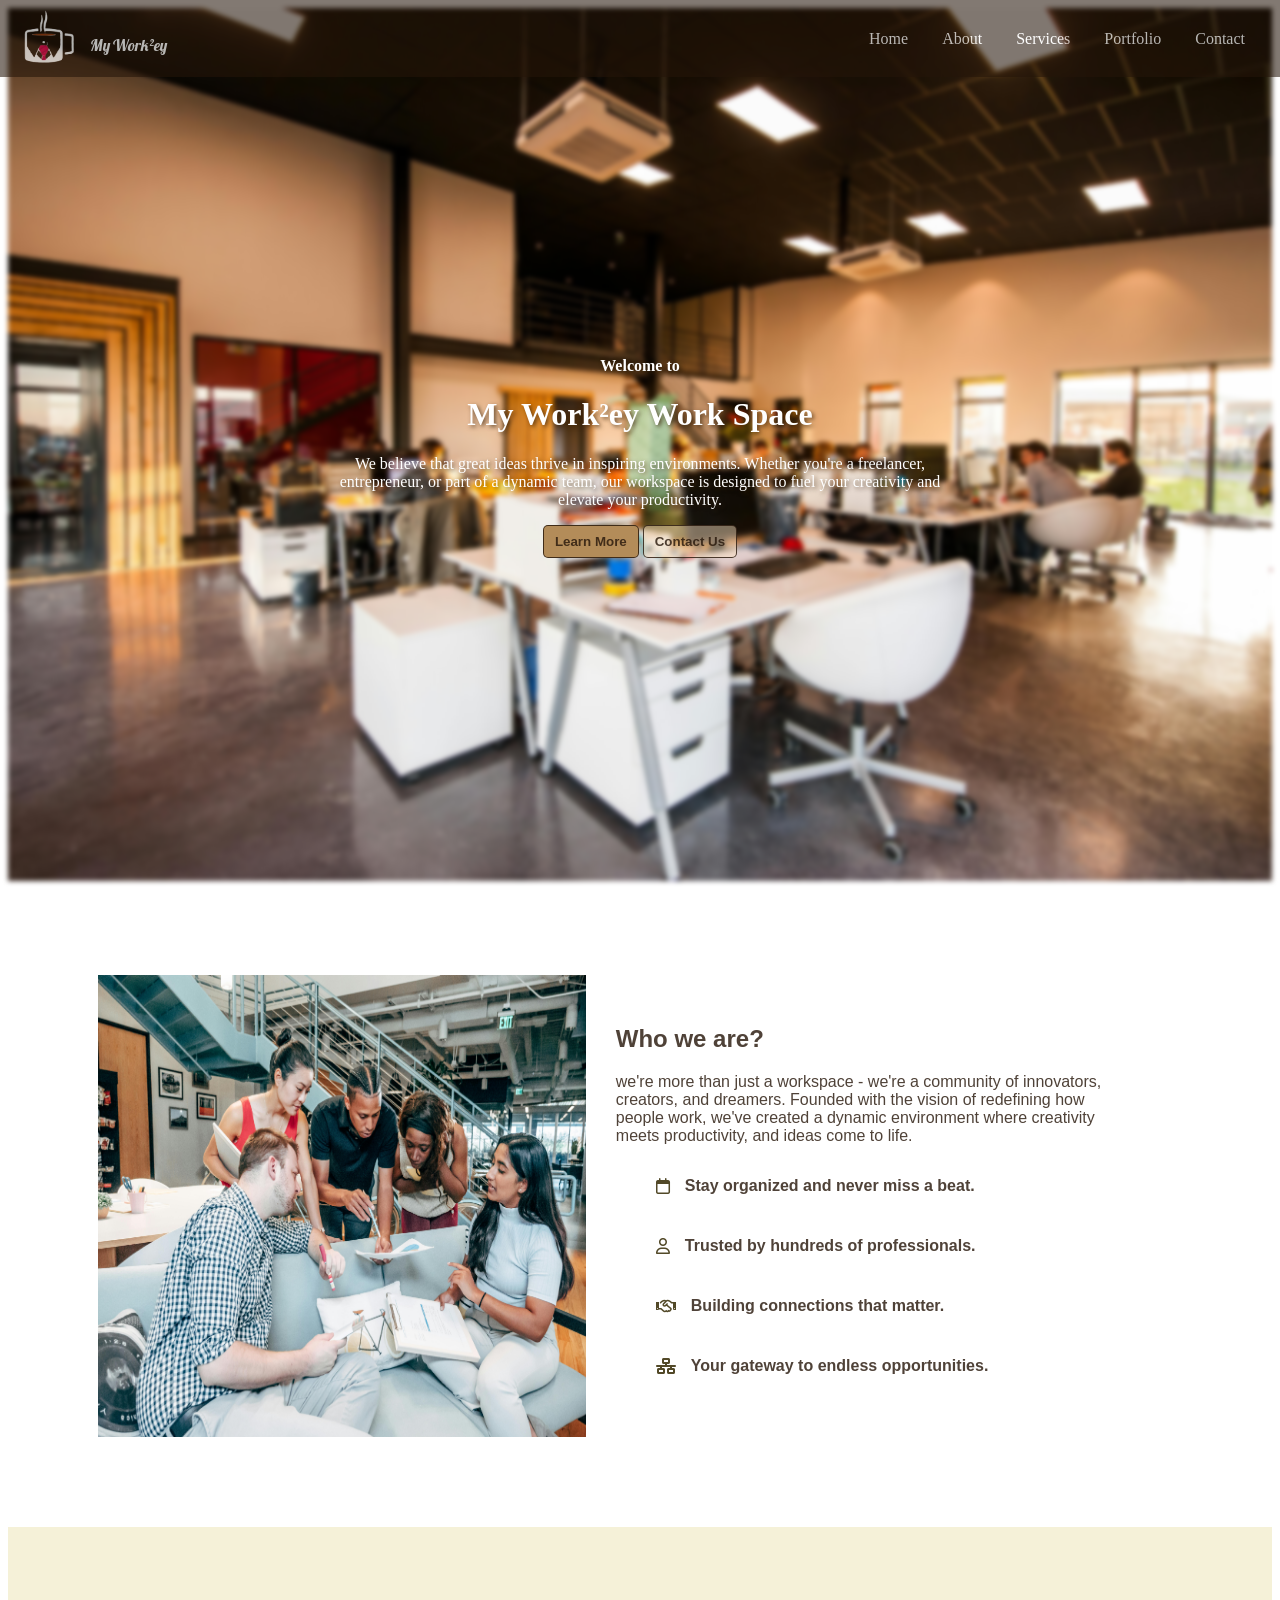
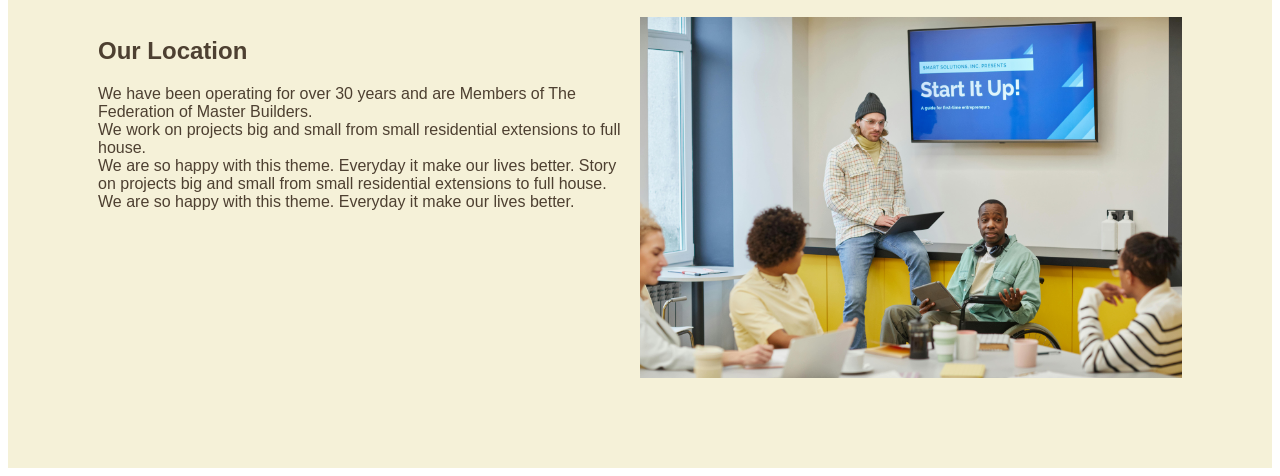
<file: Project1/index.html>
<!DOCTYPE html>
<html lang="en">
  <head>
    <meta charset="UTF-8" />
    <meta name="viewport" content="width=device-width, initial-scale=1.0" />
    <title>My Worki</title>
    <link rel="stylesheet" href="style.css" />
    <link
      href="https://fonts.googleapis.com/css2?family=Lobster&display=swap"
      rel="stylesheet"
    />
    <link href="https://fonts.googleapis.com/css2?family=Lobster&family=Noto+Kufi+Arabic:wght@100..900&display=swap" rel="stylesheet">
    <link rel="stylesheet" href="https://cdnjs.cloudflare.com/ajax/libs/font-awesome/6.0.0-beta3/css/all.min.css">
  </head>
  <body>
    <div class="home">
      <div class="container">
        <img
          src="images/pexels-cadomaestro-1170412.jpg"
          alt="Background Image"
          width="100%"
          class="intro"
        />
        <header>
          <div class="logo">
            <img
              src="images/Capture-removebg-preview.png"
              alt="Logo"
              width="13%"
            />
            <span class="brandname">My Work²ey</span>
          </div>
          <nav class="nav">
            <ul>
              <li><a href="#">Home</a></li>
              <li><a href="#">About</a></li>
              <li><a href="#">Services</a></li>
              <li><a href="#">Portfolio</a></li>
              <li><a href="#">Contact</a></li>
            </ul>
          </nav>
        </header>
        <div class="content">
          <h4>Welcome to</h4>
          <h1>My Work²ey Work Space</h1>
          <p>
            We believe that great ideas thrive in inspiring environments.
            Whether you're a freelancer, entrepreneur, or part of a dynamic
            team, our workspace is designed to fuel your creativity and elevate
            your productivity.
          </p>
          <button class="btn" style="background-color: rgb(179, 140, 89)">
            Learn More
          </button>
          <button
            class="btn"
            style="background-color: rgba(255, 228, 196, 0.459)"
          >
            Contact Us
          </button>
        </div>
      </div>
    </div>
    <div class="about">
        <img src="images/pexels-kindelmedia-7688165.jpg" alt="team picture" width="45%" />
        <div class="whowe">
            <h2>Who we are?</h2>
        <p>
          we're more than just a workspace - we're a community of innovators,<br>
          creators, and dreamers. Founded with the vision of redefining how<br>
          people work, we've created a dynamic environment where creativity<br>
          meets productivity, and ideas come to life.
        </p>
        <ul>
            <li>
                <i class="fa-regular fa-calendar" style="color: #524928;"></i> 
                <p>Stay organized and never miss a beat.</p>
            </li>
            <li>
                <i class="fa-regular fa-user" style="color: #524928;"></i>
                <p>Trusted by hundreds of professionals.</p>
            </li>
            <li>
                <i class="fa-regular fa-handshake" style="color: #524928;"></i> 
                <p>Building connections that matter.</p>
            </li>
            <li>
                <i class="fa-solid fa-network-wired" style="color: #524928;"></i>
                <p>Your gateway to endless opportunities.</p>
            </li>
        </ul>
        </div>
    </div>
    <div class="location">
      
      <div class="locationcontent">
        <h2>Our Location</h2>
    <p>
      We have been operating for over 30 years and are Members of The Federation of Master Builders.<br>We work on projects big and small from small residential extensions to full house.<br>We are so happy with this theme. Everyday it make our lives better.
      Story on projects big and small from small residential extensions to full house. We are so happy with this theme. Everyday it make our lives better.
    </p>
  </div>
      <img src="images/pexels-moe-magners-7495609.jpg" alt="Location" width="50%" />
  </body>
</html>
</file>
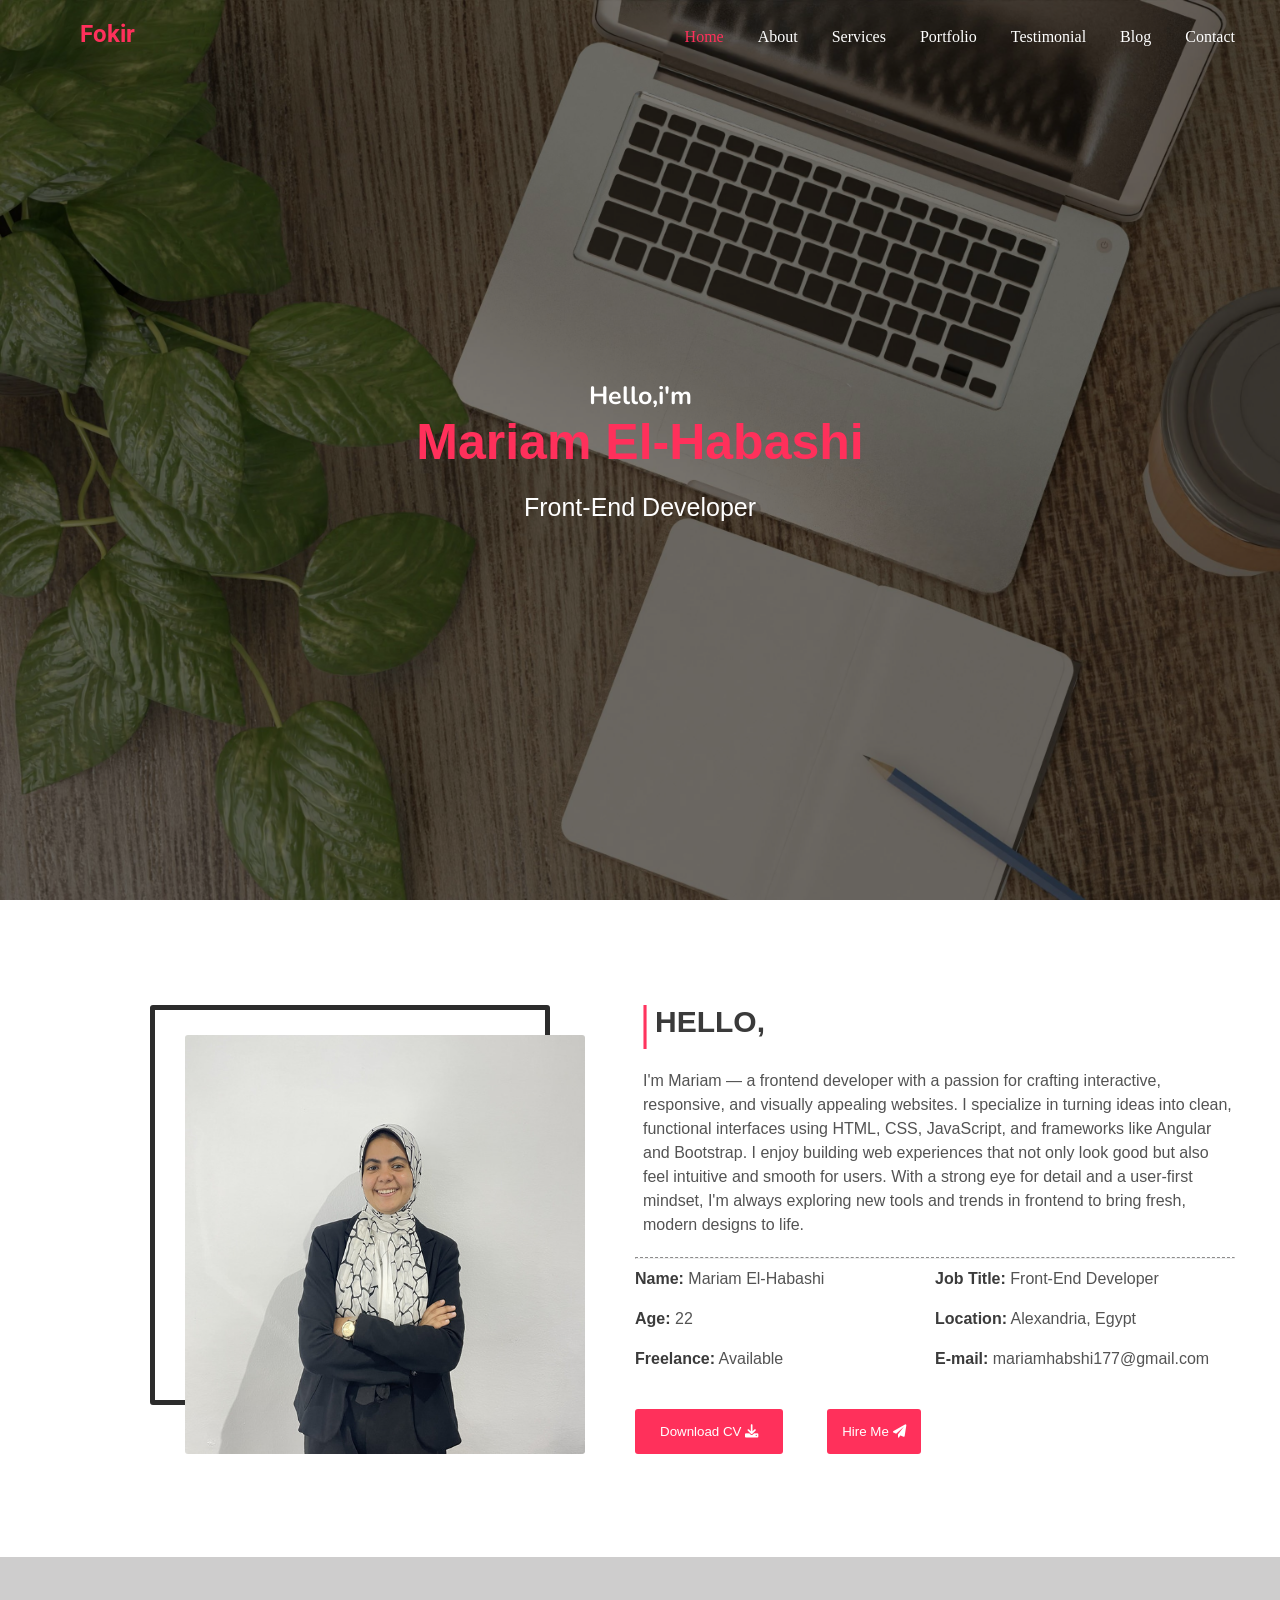
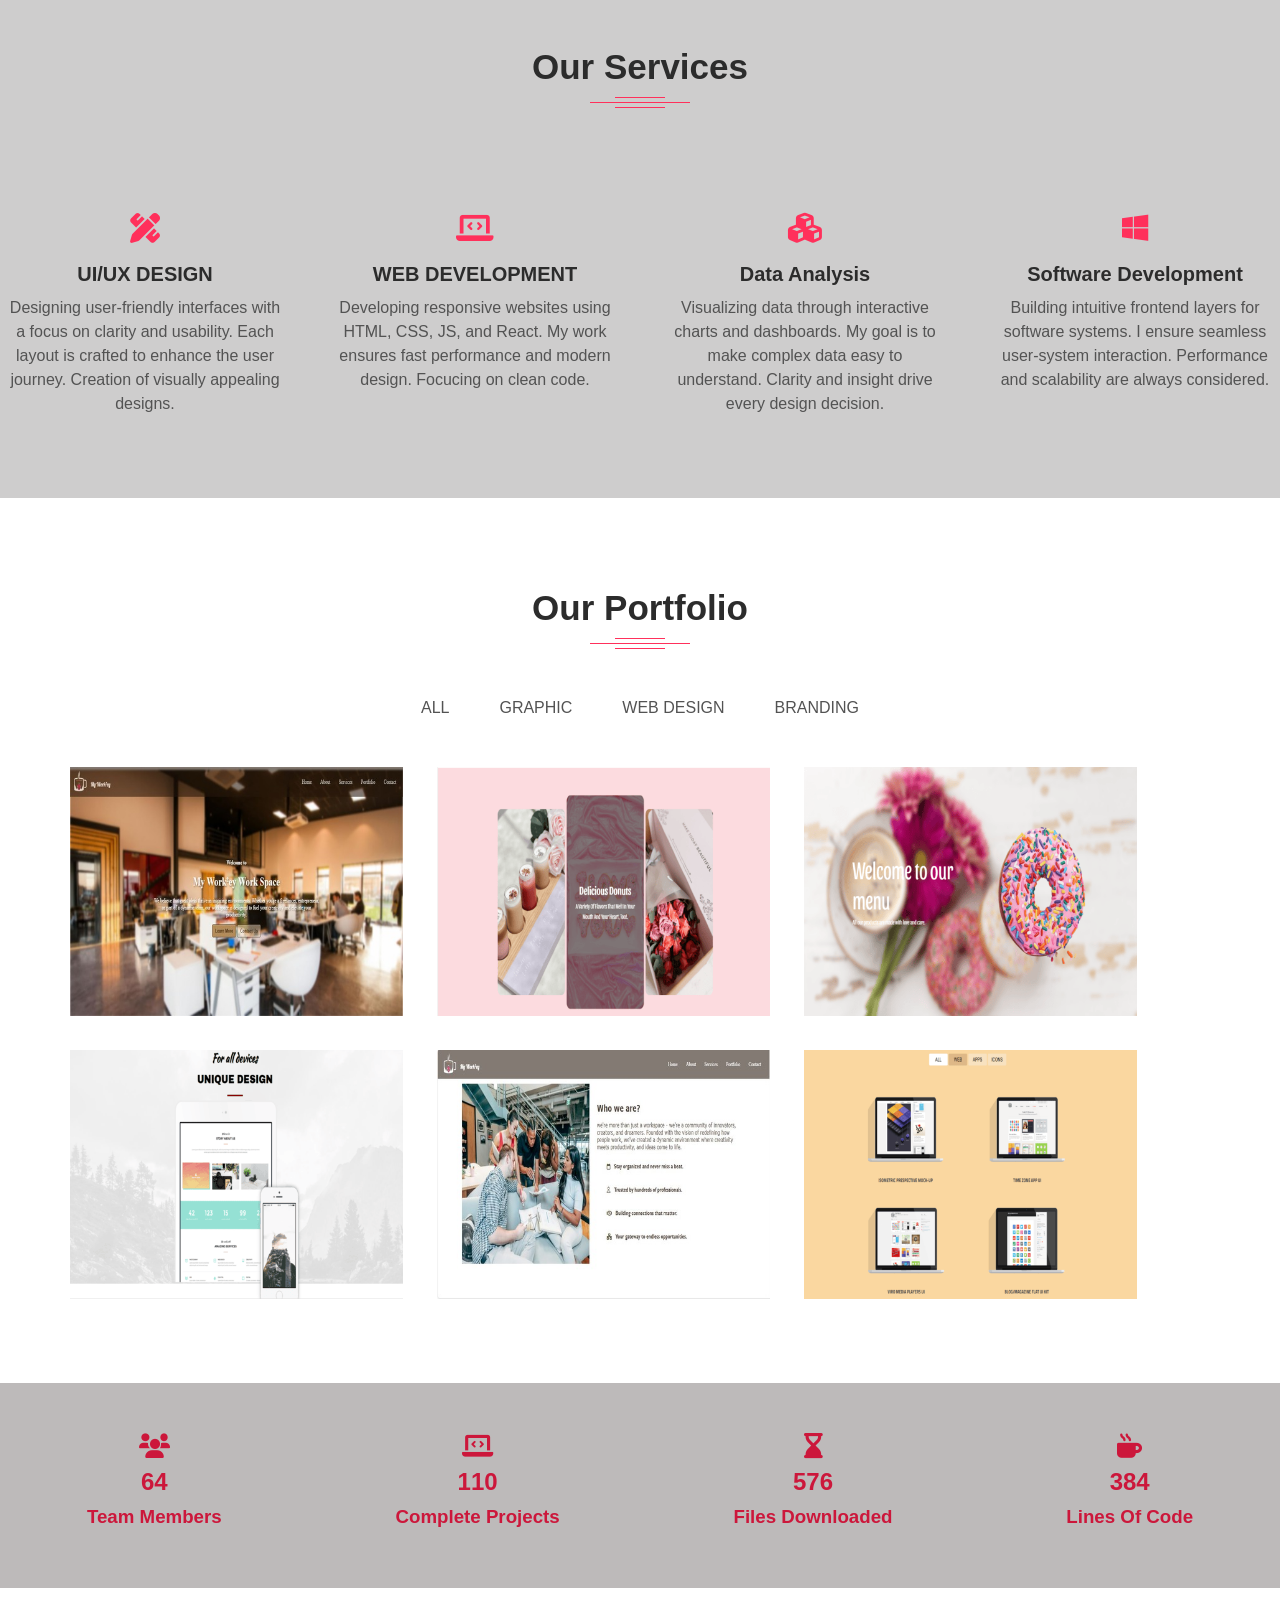
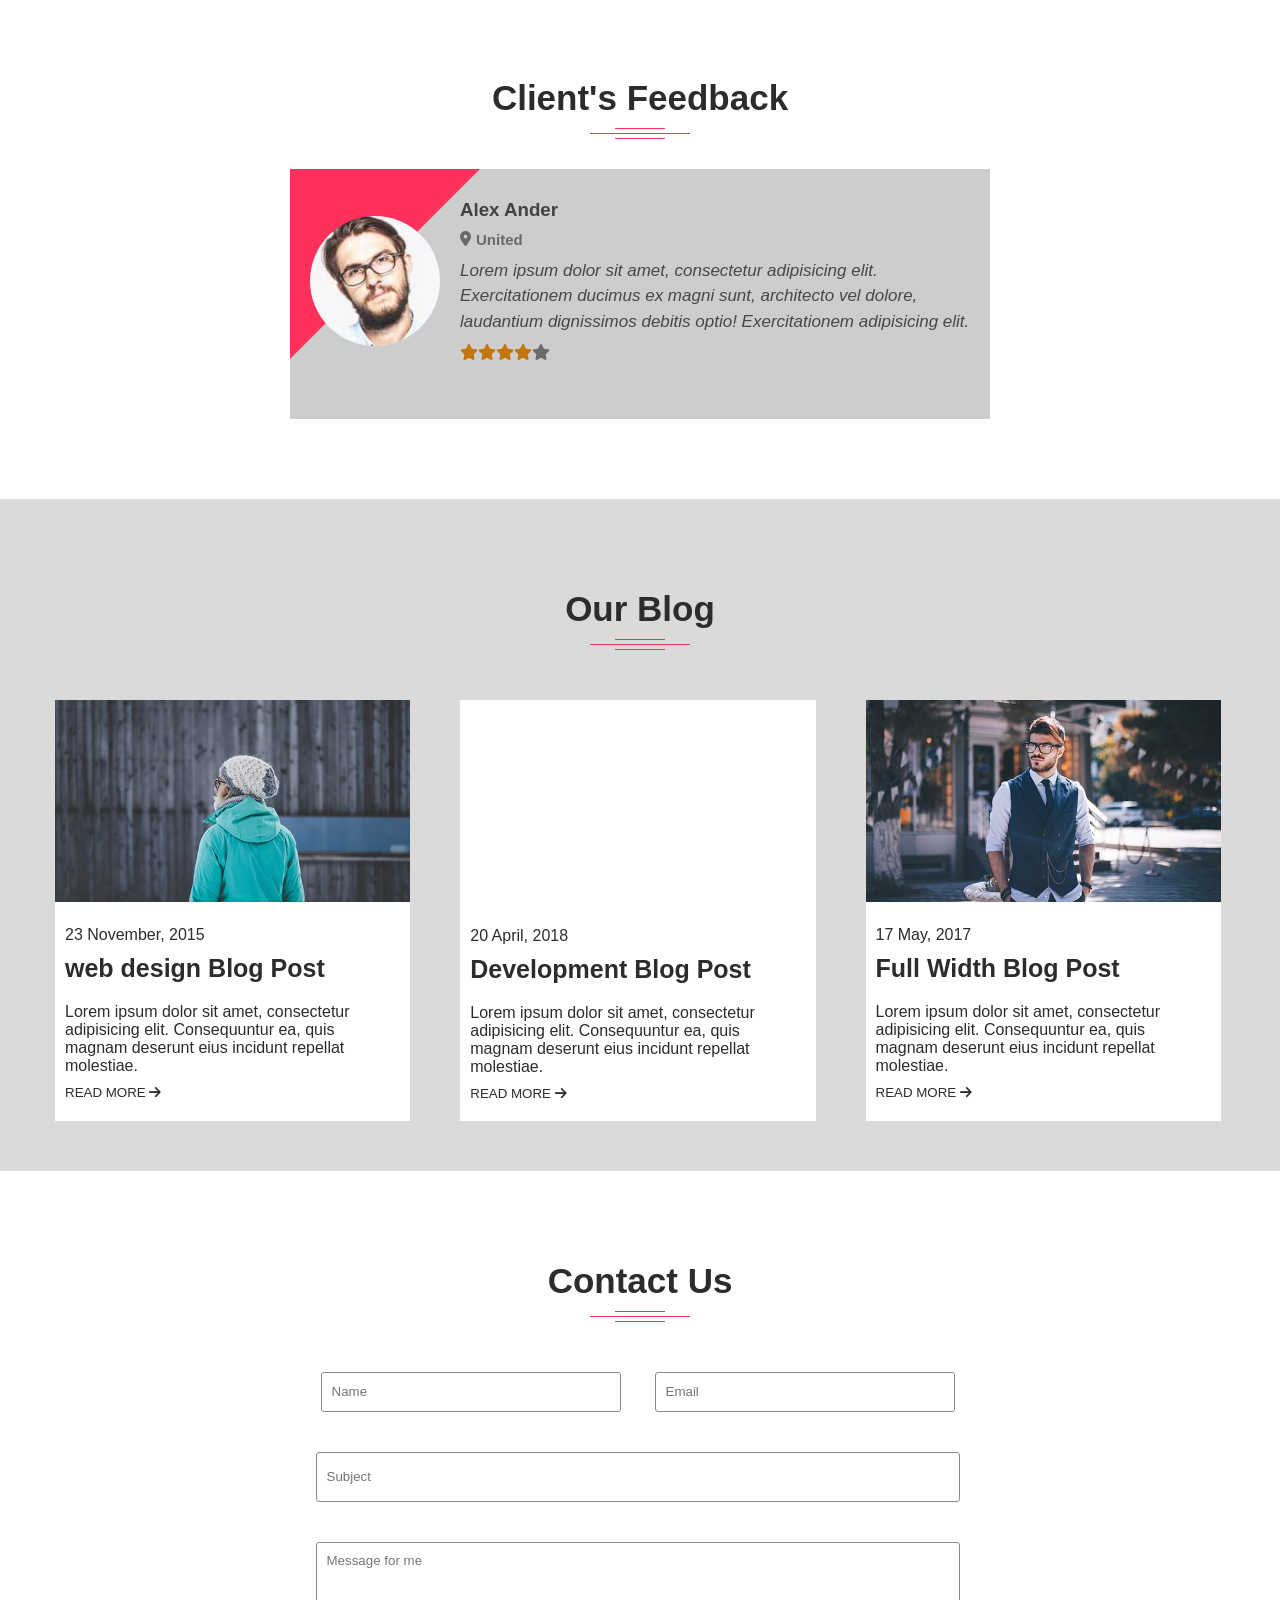
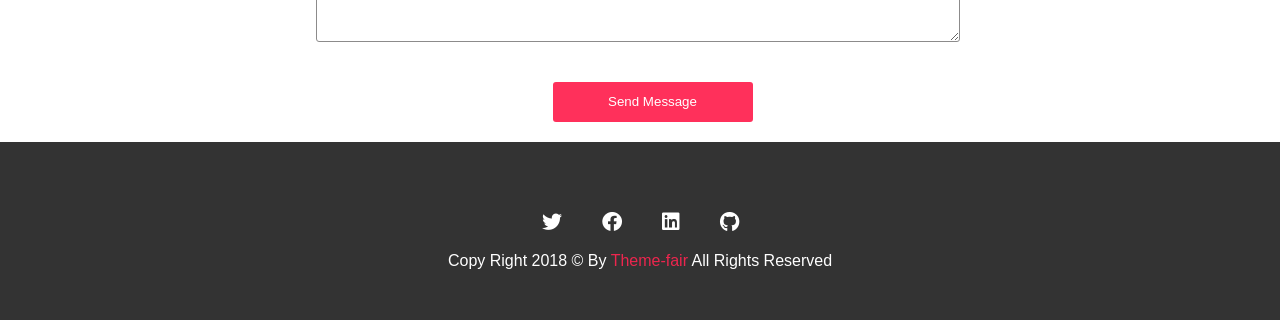
<file: Project2/index.html>
<!DOCTYPE html>
<html lang="en">
  <head>
    <meta charset="UTF-8" />
    <meta name="viewport" content="width=device-width, initial-scale=1.0" />
    <title>Document</title>
    <link
      href="https://fonts.googleapis.com/css2?family=Roboto:wght@100..900&family=Noto+Sans+JP:wght@100..900&family=Nunito+Sans:ital,wght@0,200..1000;1,200..1000&display=swap"
      rel="stylesheet"
    />
    <link href="https://fonts.googleapis.com/css2?family=Nunito:ital,wght@0,200..1000;1,200..1000&display=swap" rel="stylesheet">
    <link
      rel="stylesheet"
      href="https://cdnjs.cloudflare.com/ajax/libs/font-awesome/6.0.0/css/all.min.css"
      integrity="sha512-9usAa10IRO0HhonpyAIVpjrylPvoDwiPUiKdWk5t3PyolY1cOd4DSE0Ga+ri4AuTroPR5aQvXU9xC6qOPnzFeg=="
      crossorigin="anonymous"
      referrerpolicy="no-referrer"
    />
    <link rel="stylesheet" href="style.css" />
    <link rel="stylesheet" href="media.css" />
    
  </head>
  <body>
    <div class="header" id="home">
      <div class="overlay">
        <div class="overlaycont">
          <span class="hello">Hello,i'm</span><br />
          <h1>Mariam El-Habashi</h1>
          <br />
          <span class="developer">Front-End Developer</span>
        </div>
      </div>
      <div class="navbar">
        <h2>Fokir</h2>
        <ul>
          <li><a href="#home" class="active">Home</a></li>
          <li><a href="#about">About</a></li>
          <li><a href="#services">Services</a></li>
          <li><a href="#portfolio">Portfolio</a></li>
          <li><a href="#testimonial">Testimonial</a></li>
          <li><a href="#blog">Blog</a></li>
          <li><a href="#contact">Contact</a></li>
        </ul>
      </div>
    </div>
    <div class="container">
      <div class="about" id="about">
        <div class="imgcontainer">
          <div class="backframe"></div>
          <img src="imgs/IMG_9693.jpg" alt="Developer image" />
          <div class="imgovrlay">
            <i class="fa-brands fa-twitter"
              ><a
                href="https://x.com/mariamhabshi17?t=X1qP8OwCCOkjJn9t3UQmjg&s=08"
                target="_blank"
              ></a
            ></i>
            <i class="fa-brands fa-facebook"
              ><a
                href="https://www.facebook.com/mariam.mahmoud76"
                target="_blank"
              ></a
            ></i>
            <i class="fa-brands fa-linkedin"
              ><a
                href="https://www.linkedin.com/in/mariam-el-habashi-8416a3198/"
                target="_blank"
              ></a
            ></i>
            <i class="fa-brands fa-github"
              ><a href="https://github.com/mariamhabashi" target="_blank"></a
            ></i>
          </div>
        </div>
        <div class="Content">
          <div class="abouthead">
            <img src="imgs/vertical-line (1).png" width="20px" />
            <h2>Hello,</h2>
          </div>
          <p>
            I'm Mariam — a frontend developer with a passion for crafting
            interactive, responsive, and visually appealing websites. I
            specialize in turning ideas into clean, functional interfaces using
            HTML, CSS, JavaScript, and frameworks like Angular and Bootstrap. I
            enjoy building web experiences that not only look good but also feel
            intuitive and smooth for users. With a strong eye for detail and a
            user-first mindset, I'm always exploring new tools and trends in
            frontend to bring fresh, modern designs to life.
          </p>
          <hr class="line" />
          <div class="info">
            <div class="column">
              <span>Name:</span> Mariam El-Habashi
              <br />
              <span>Age:</span> 22
              <br />
              <span>Freelance:</span> Available
            </div>
            <div class="column">
              <span>Job Title:</span> Front-End Developer
              <br />
              <span>Location:</span> Alexandria, Egypt
              <br />
              <span>E-mail:</span> mariamhabshi177@gmail.com
            </div>
          </div>
          <button class="cv">
            Download CV <i class="fa-solid fa-download"></i>
          </button>
          <button class="hire">
            Hire Me <i class="fa-solid fa-paper-plane"></i>
          </button>
        </div>
      </div>
    </div>
    <div class="clr"></div>
    <div class="Services"  id="services">
      <h1>Our Services</h1>
      <hr class="shortline" />
      <hr class="longline" />
      <hr class="shortline" />
      <div class="boxes">
        <div class="box">
          <i class="fa-solid fa-pen-ruler"></i>
          <h2>UI/UX DESIGN</h2>
          <p>
            Designing user-friendly interfaces with a focus on clarity and usability.
            Each layout is crafted to enhance the user journey.
            Creation of visually appealing designs.
          </p>
        </div>
        <div class="box">
          <i class="fa-solid fa-laptop-code"></i>
          <h2>WEB DEVELOPMENT</h2>
          <p>
            Developing responsive websites using HTML, CSS, JS, and React.
            My work ensures fast performance and modern design.
            Focucing on clean code.
          </p>
        </div>
        <div class="box">
          <i class="fa-solid fa-cubes"></i>
          <h2>Data Analysis</h2>
          <p>
            Visualizing data through interactive charts and dashboards.
            My goal is to make complex data easy to understand.
            Clarity and insight drive every design decision.

          </p>
        </div>
        <div class="box">
          <i class="fa-brands fa-windows"></i>
          <h2>Software Development</h2>
          <p>
            Building intuitive frontend layers for software systems.
            I ensure seamless user-system interaction.
            Performance and scalability are always considered.
          </p>
        </div>
      </div>
    </div>
    <div class="clr"></div>
    <div class="portfolio" id="portfolio">
        <h1>Our Portfolio</h1>
        <hr class="shortline" />
        <hr class="longline" />
        <hr class="shortline" />
        <ul>
            <li>ALL</li>
            <li>GRAPHIC</li>
            <li>WEB DESIGN</li>
            <li>BRANDING</li>
        </ul>
        <div class="images">
            <img src="imgs/Portfolio/1.jpg" alt="work1">
            <img src="imgs/Portfolio/3.png" alt="work2">
            <img src="imgs/Portfolio/2.png" alt="work3">
            <img src="imgs/Portfolio/5.png" alt="work4">
            <img src="imgs/Portfolio/4.jpg" alt="work5">
            <img src="imgs/Portfolio/6.png" alt="work6">
        </div>
    </div>
    <div class="numberscount">
      <div class="counter-box">
        <i class="fa-solid fa-users"></i>
        <h2 class="counter" data-count="200">0</h2>
        <h3>Team Members</h3>
      </div>      
      <div class="counter-box">
        <i class="fa-solid fa-laptop-code"></i>
        <h2 class="counter" data-count="345">0</h2>
        <h3>Complete Projects</h3>
      </div>
      <div class="counter-box">
        <i class="fa-solid fa-hourglass-end"></i>
        <h2 class="counter" data-count="1800">0</h2>
        <h3>Files Downloaded</h23>
      </div>
      <div class="counter-box">
        <i class="fa-solid fa-mug-hot"></i>
        <h2 class="counter" data-count="1200">0</h2>
        <h3>Lines Of Code</h3>
      </div>
    </div>
    <div class="clr"></div>
    <div class="Testominal" id="testimonial">
        <h1>Client's Feedback</h1>
        <hr class="shortline" />
        <hr class="longline" />
        <hr class="shortline" />
        <div class="clients">
          <div class="backlay"></div>
            <div class="client">
                <img src="imgs/Feedback.jpg" alt="client1">
                <div class="clientinfo">
                    <h3>Alex Ander</h3>
                    <div class="userloc">
                      <i class="fa-solid fa-location-dot"></i><h4>United</h34>
                    </div>
                    <p>
                      Lorem ipsum dolor sit amet, consectetur adipisicing elit. Exercitationem ducimus ex magni sunt, architecto vel dolore, laudantium dignissimos debitis optio! Exercitationem adipisicing elit.
                    </p>
                    <div class="rate">
                      <i class="fa-solid fa-star"></i><i class="fa-solid fa-star"></i><i class="fa-solid fa-star"></i><i class="fa-solid fa-star"></i><i class="fa-solid fa-star"id="transi"></i>
                    </div>
                </div>
            </div>
        </div>
    </div>
    <div class="clr"></div>
    <div class="Blogs" id="blog">
        <h1 class="blogtitle">Our Blog</h1>
        <hr class="shortline" />
        <hr class="longline" />
        <hr class="shortline" />
        <div class="blogcontainer">
          <div class="blog">
            <img src="imgs/Blog/1.jpg" alt="">
            <div class="blogcont">
              <p>23 November, 2015</p>
              <h1>web design Blog Post</h1>
              <p>Lorem ipsum dolor sit amet, consectetur adipisicing elit. Consequuntur ea, quis magnam deserunt eius incidunt repellat molestiae.</p>
              <button><a>READ MORE </a><i class="fa-solid fa-arrow-right"></i></button>
            </div>
          </div>
          <div class="blog">
            <iframe width="99.9%" height="203" src="https://www.youtube.com/embed/uVju5--RqtY" title="Envato - Bringing Ideas to Life" frameborder="0" allow="accelerometer; autoplay; clipboard-write; encrypted-media; gyroscope; picture-in-picture; web-share" referrerpolicy="strict-origin-when-cross-origin" allowfullscreen></iframe>
            <div class="blogcont">
              <p>20 April, 2018</p>
              <h1>Development Blog Post</h1>
              <p>Lorem ipsum dolor sit amet, consectetur adipisicing elit. Consequuntur ea, quis magnam deserunt eius incidunt repellat molestiae.</p>
              <button><a>READ MORE </a><i class="fa-solid fa-arrow-right"></i></button>
            </div>
          </div>
          <div class="blog">
            <img src="imgs/Blog/3.jpg" alt="">
            <div class="blogcont">
              <p>17 May, 2017</p>
              <h1>Full Width Blog Post</h1>
              <p>Lorem ipsum dolor sit amet, consectetur adipisicing elit. Consequuntur ea, quis magnam deserunt eius incidunt repellat molestiae.</p>
              <button><a>READ MORE </a><i class="fa-solid fa-arrow-right"></i></button>
            </div>
          </div>
        </div>
    </div>
    <div class="clr"></div>
    <div class="contact" id="contact">
      <h1 class="contacttitle">Contact Us</h1>
      <hr class="shortline" />
      <hr class="longline" />
      <hr class="shortline" />
      <div class="contactcontainer">
        <form>
          <div class="contactinfo">
            <input type="text" placeholder="Name" required >
            <input type="email" placeholder="Email" required>
          </div>
          <input type="text" placeholder="Subject" class="subject" required>
          <textarea placeholder="Message for me" required></textarea>
          <button type="submit">Send Message</button>
        </form>
      </div>
  </body>
  <footer>
    <div class="footer">
      <div class="footercontainer">
        <i class="fa-brands fa-twitter"
              ><a
                href="https://x.com/mariamhabshi17?t=X1qP8OwCCOkjJn9t3UQmjg&s=08"
                target="_blank"
              ></a
            ></i>
            <i class="fa-brands fa-facebook"
              ><a
                href="https://www.facebook.com/mariam.mahmoud76"
                target="_blank"
              ></a
            ></i>
            <i class="fa-brands fa-linkedin"
              ><a
                href="https://www.linkedin.com/in/mariam-el-habashi-8416a3198/"
                target="_blank"
              ></a
            ></i>
            <i class="fa-brands fa-github"
              ><a href="https://github.com/mariamhabashi" target="_blank"></a
            ></i>
      </div>
      <p>Copy Right 2018 © By <a href="#home">Theme-fair</a> All Rights Reserved</p>
    </div>

  <script src="script.js" defer></script>
</html>
</file>
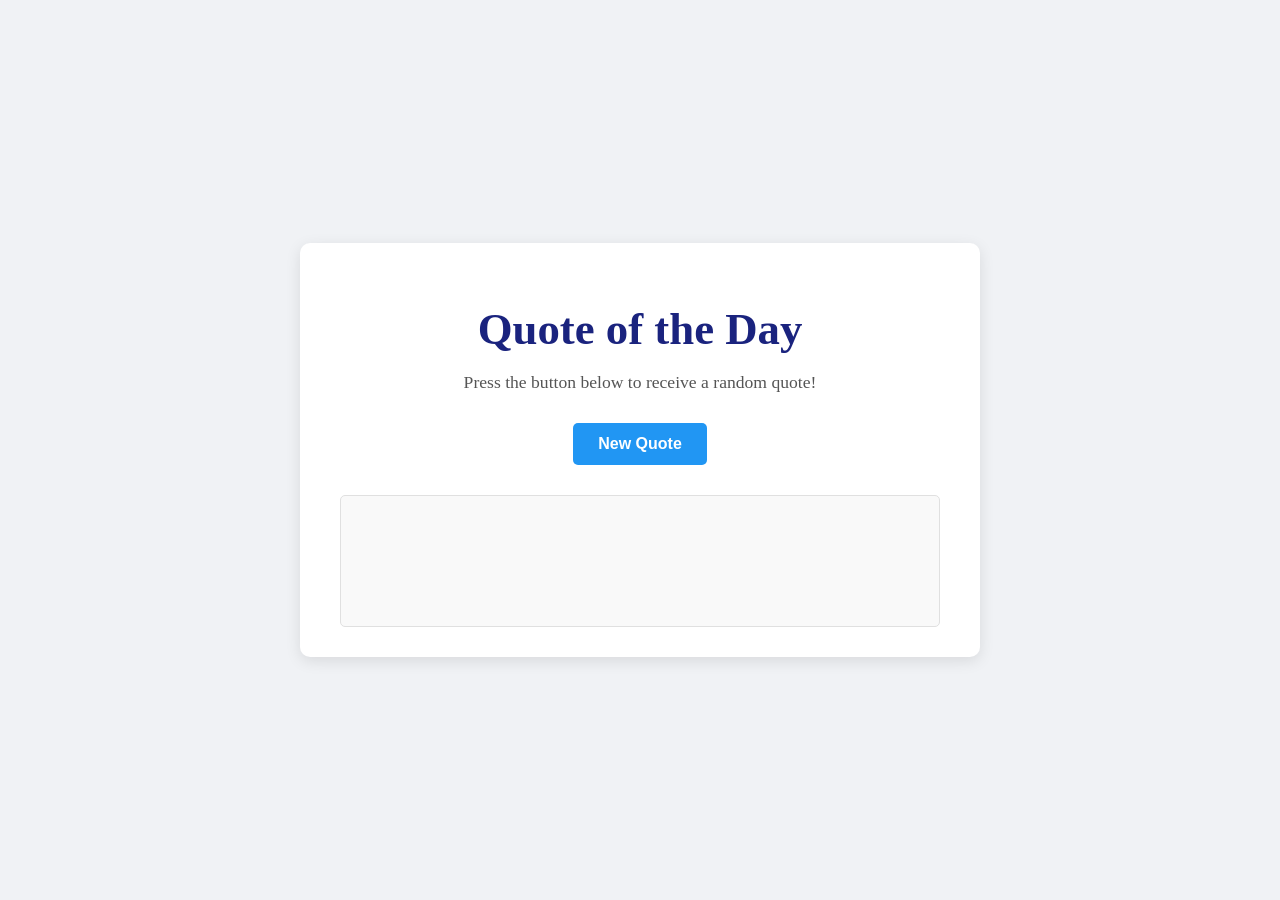
<file: Quotes Generator/index.html>
<!DOCTYPE html>
<html lang="en" dir="ltr">
<head>
    <meta charset="UTF-8">
    <meta name="viewport" content="width=device-width, initial-scale=1.0">
    <title>Quote of the Day</title>
    <link rel="stylesheet" href="style.css">
    <link href="https://fonts.googleapis.com/css2?family=Roboto:wght@400;700&display=swap" rel="stylesheet">
</head>
<body>
    <div class="container">
        <h1>Quote of the Day</h1>
        <p class="instructions">Press the button below to receive a random quote!</p>       
        <button id="newQuoteBtn">New Quote</button>
        
        <div id="quoteDisplay" class="quote-container">
            <p id="quoteText" class="quote-text"></p>
            <p id="quoteAuthor" class="quote-author"></p>
        </div>
    </div>

    <script src="main.js"></script>
</body>
</html>
</file>
<file: CRUD Assignment/style.css>
:root {
  --bg-color: #f7ecde;
  --main-heading-color: #352e28;
  --primary-color: #fec260;
  --secondary-color: #d1512d;
  --green-color: #9eb23b;
  --red-color: #eb1d36;
  --font-body: "Poppins", sans-serif;
  --font-heading: "Pacifico", cursive;
}
body {
  background-color: var(--bg-color);
  font-family: var(--font-body);
  color: var(--main-heading-color);
}
.container {
  max-width: 1100px;
  margin: 40px auto;
  padding: 0 20px;
}
header h1 {
  font-family: var(--font-heading);
  font-size: 50px;
  color: var(--main-heading-color);
  text-align: center;
  position: relative;
  display: inline-block;
  left: 50%;
  transform: translateX(-50%);
  z-index: 1;
}
header h1::before {
  content: "";
  position: absolute;
  width: 100%;
  height: 25%;
  left: 0;
  bottom: 10px;
  background-color: var(--primary-color);
  transition: height 0.3s;
  z-index: -1;
}
header h1:hover::before {
  height: 50%;
}
.separator {
  border-bottom: 2px dotted var(--main-heading-color);
  margin: 40px 0;
}
main h2 {
  font-size: 25px;
  font-weight: 600;
  text-align: center;
  margin-bottom: 30px;
  display: flex;
  align-items: center;
  justify-content: center;
}

main h2 span {
  background: linear-gradient(to right, #3a886b, #9eb23b);
  -webkit-background-clip: text;
  background-clip: text;
  color: transparent;
  padding: 0 10px;
}

main h2 i:first-of-type {
  color: #3a886b;
}

main h2 i:last-of-type {
  color: #9eb23b;
}
.form-group {
  margin-bottom: 20px;
}
.form-group label {
  font-weight: 600;
  margin-bottom: 8px;
  display: block;
}


.form-control:focus {
  outline: none;
  border-color: var(--primary-color);
  box-shadow: 0 0 0 4px #fec26055;
}

.btn-submit {
  display: block;
  margin: 30px auto 0;
  padding: 10px 40px;
  background-color: var(--secondary-color);
  color: white;
  border: none;
  border-radius: 5px;
  font-size: 16px;
  cursor: pointer;
  transition: background-color 0.3s;
}
.btn-submit:hover {
  background-color: #a54021;
}
.table {
  width: 100%;
  text-align: center;
  margin-top: 20px;
}

.btn-visit,
.btn-delete {
  padding: 8px 18px;
  color: white;
  border: none;
  border-radius: 5px;
  cursor: pointer;
  font-size: 14px;
  text-decoration: none;
  display: inline-block;
}
.btn-visit {
  background-color: var(--green-color);
  transition: background-color 0.3s;
}
.btn-visit:hover {
  background-color: #829432;
}
.btn-delete {
  background-color: var(--red-color);
  transition: background-color 0.3s;
}
.btn-delete:hover {
  background-color: #c9192d;
}
.modal-overlay {
  position: fixed;
  top: 0;
  left: 0;
  width: 100%;
  height: 100%;
  background-color: rgba(0, 0, 0, 0.6);
  display: none;
  justify-content: center;
  align-items: center;
  z-index: 1050; 
}
.modal-overlay.show {
  display: flex;
}
.modal-box {
  background-color: white;
  width: 90%;
  max-width: 500px;
  border-radius: 8px;
  box-shadow: 0 5px 15px rgba(0, 0, 0, 0.3);
}
.modal-header {
  display: flex;
  justify-content: space-between;
  align-items: center;
  padding: 10px 20px;
}
.circles {
  display: flex;
  gap: 8px;
}
.circle {
  width: 15px;
  height: 15px;
  border-radius: 50%;
}
.circle.red {
  background-color: #ff5f56;
}
.circle.yellow {
  background-color: #ffbd2e;
}
.circle.green {
  background-color: #27c93f;
}
.btn-close {
  background: transparent;
  border: none;
  font-size: 28px;
  font-weight: bold;
  cursor: pointer;
  color: #888;
}
.modal-content {
  padding: 20px;
}
.modal-content p {
  font-weight: bold;
  margin-bottom: 15px;
}
.modal-content ul {
  list-style: none;
  padding: 0;
}
.modal-content li {
  margin-bottom: 10px;
  color: #6c757d;
}
.modal-content li i {
  color: var(--red-color);
  margin-right: 8px;
}
</file>
<file: Exam1/style.css>
body {
    font-family: "Montserrat", sans-serif;
    color: #343434; 
}

/* Navbar */
.navbar {
  padding-top: 2rem;
  padding-bottom: 1rem;
  background-color: transparent !important; 
  position: fixed; 
  top: 0;
  left: 0;
  right: 0;
  z-index: 1030; 
  transition: background-color 0.4s ease-in-out, box-shadow 0.4s ease-in-out, padding-top 0.4s ease-in-out, padding-bottom 0.4s ease-in-out;
}


.navbar-scrolled {
  background-color: #ffffff !important; 
  box-shadow: 0 2px 5px rgba(0, 0, 0, 0.1); 
  padding-top: 1rem;
  padding-bottom: 1rem; 
}

.navbar .navbar-brand {
  color: #ffffff !important;
  font-weight: 800;
  font-size: 1.125rem;
  letter-spacing: 1px;
  transition: color 0.4s ease-in-out; 
}

.navbar-scrolled .navbar-brand {
  color: #1c1c1c !important; 
}

.navbar .nav-link {
  font-weight: 400;
  font-size: 0.9rem;
  padding-left: 0.8rem;
  padding-right: 0.8rem;
  margin-left: 0.5rem;
  margin-right: 0.5rem;
  position: relative;
  transition: color 0.3s ease;
  color: #ffffff !important;
  text-transform: capitalize;
}

.navbar-scrolled .nav-link {
  color: #1c1c1c !important; 
}

/* Underline for nav links */
.navbar .nav-link::after {
  content: '';
  position: absolute;
  bottom: 5px;
  left: 0.8rem;
  right: 0.8rem;
  height: 2px;
  background-color: white;
  transform: scaleX(0);
  transform-origin: center;
  transition: transform 0.3s ease, background-color 0.4s ease-in-out; /* Add transition for underline color */
}

.navbar-scrolled .nav-link::after {
  background-color: #1c1c1c; /* Dark underline on scroll */
}

.navbar .nav-link:hover::after,
.navbar .nav-link.active::after {
  transform: scaleX(1);
}


.navbar-toggler {
  border-color: rgba(255, 255, 255, 0.5) !important;
  transition: border-color 0.4s ease-in-out;
}
.navbar-scrolled .navbar-toggler {
  border-color: rgba(0, 0, 0, 0.1) !important; /* Adjust toggler border for scrolled state */
}

.navbar-toggler-icon {
  background-image: url("data:image/svg+xml,%3csvg xmlns='http://www.w3.org/2000/svg' viewBox='0 0 30 30'%3e%3cpath stroke='rgba%28255, 255, 255, 0.9%29' stroke-linecap='round' stroke-miterlimit='10' stroke-width='2' d='M4 7h22M4 15h22M4 23h22'/%3e%3c/svg%3e");
  transition: background-image 0.4s ease-in-out;
}
.navbar-scrolled .navbar-toggler-icon {
  background-image: url("data:image/svg+xml,%3csvg xmlns='http://www.w3.org/2000/svg' viewBox='0 0 30 30'%3e%3cpath stroke='rgba%280, 0, 0, 0.7%29' stroke-linecap='round' stroke-miterlimit='10' stroke-width='2' d='M4 7h22M4 15h22M4 23h22'/%3e%3c/svg%3e"); /* Darker toggler icon */
}

/* Ensure header content is visible below the transparent navbar */
.header {
  /* ... your existing header styles ... */
  padding-top: 100px; /* Adjust this value based on your navbar's height to prevent content overlap */
                      /* This might need to be dynamic if navbar height changes significantly */
}

.header {
    background-image: linear-gradient(rgba(0, 0, 0, 0.65), rgba(0, 0, 0, 0.65)), url(imgs/bg.jpg); 
    background-position: center center;
    background-size: cover;
    background-attachment: fixed;
}
/*Hello*/
.header .container .header-title { 
    color: #ffffff;
    font-size: 3rem;
    font-weight: 800; 
}
/*I Am*/
.header .container .header-subtitle { 
    color: #ffffff;
    font-size: 3.125rem;
}
/*After I Am*/
.header .container .header-subtitle .iam-text {
    font-weight: 300;
}

.header .container .header-subtitle .typewriter::before {
    font-weight: 500; 
}



@keyframes typing {

  0%      { content: ""; }
  1.0%    { content: "D"; }
  2.0%    { content: "De"; }
  3.0%    { content: "Dev"; }
  4.0%    { content: "Deve"; }
  5.0%    { content: "Devel"; }
  6.0%    { content: "Develo"; }
  7.0%    { content: "Develop"; }
  8.0%    { content: "Develope"; }
  9.0%    { content: "Developer"; }
  9.01%, 18% { content: "Developer"; }
  18.5%   { content: "Develope"; }
  19.0%   { content: "Develop"; }
  19.5%   { content: "Develo"; }
  20.0%   { content: "Devel"; }
  20.5%   { content: "Deve"; }
  21.0%   { content: "Dev"; }
  21.5%   { content: "De"; }
  22.0%   { content: "D"; }
  22.5%   { content: ""; }
  22.51%, 33.33% { content: ""; }


  33.34%  { content: ""; }
  34.34%  { content: "D"; }
  35.34%  { content: "De"; }
  36.34%  { content: "Des"; }
  37.34%  { content: "Desi"; }
  38.34%  { content: "Desig"; }
  39.34%  { content: "Design"; }
  40.34%  { content: "Designe"; }
  41.34%  { content: "Designer"; }
  41.35%, 50.34% { content: "Designer"; }
  50.84%  { content: "Designe"; }
  51.34%  { content: "Design"; }
  51.84%  { content: "Desig"; }
  52.34%  { content: "Desi"; }
  52.84%  { content: "Des"; }
  53.34%  { content: "De"; }
  53.84%  { content: "D"; }
  54.34%  { content: ""; }
  54.35%, 66.66% { content: ""; }


  66.67%  { content: ""; }
  67.67%  { content: "L"; }
  68.67%  { content: "La"; }
  69.67%  { content: "Lar"; }
  70.67%  { content: "Larr"; }
  71.67%  { content: "Larry"; }
  72.67%  { content: "Larry "; }
  73.67%  { content: "Larry D"; }
  74.67%  { content: "Larry Da"; }
  75.67%  { content: "Larry Dan"; }
  76.67%  { content: "Larry Dani"; }
  77.67%  { content: "Larry Danie"; }
  78.67%  { content: "Larry Daniel"; }
  79.67%  { content: "Larry Daniels"; }
  79.68%, 88.67% { content: "Larry Daniels"; }
  89.17%  { content: "Larry Daniel"; }
  90.17%  { content: "Larry Dan"; }
  91.17%  { content: "Larry D"; }
  92.17%  { content: "Larry"; }
  93.17%  { content: "La"; }
  94.17%  { content: "L"; }
  94.67%  { content: ""; }
  94.68%, 100% { content: ""; }
}

@keyframes blink {
    0%, 100% { opacity: 1; }
    50% { opacity: 0; }
}


.typewriter::before {
    content: "";
    animation: typing 10s infinite;
}

.typewriter::after {
    content: "";
    animation: blink 0.5s linear infinite;
    position: absolute;
    right: -3px; 
    top: 0.05em; 
    height: 1em;
    display: inline-block;
}

@media (prefers-reduced-motion) {
    .typewriter::after {
      animation: none;
      opacity: 1;

    }

    @keyframes sequencePopupReduced {
        0%, 33.3% { content: "Developer"; }
        33.4%, 66.6% { content: "Designer"; }
        66.7%, 100% { content: "Larry Daniels"; }
    }

    .typewriter::before {
      animation: sequencePopupReduced 10s linear infinite;
    }
}

.header-social-icons a {
    color: #ffffff;
    font-size: 0.9rem; 
    text-decoration: none;
    background-color: #0c0c0c77;
    display: inline-flex; 
    align-items: center;
    justify-content: center;
    width: 35px; 
    height: 35px; 
    border-radius: 50%;
}
/* General Section Padding (if you want a consistent class for it) */
.section-padding {
    padding-top: 6rem;
    padding-bottom: 6rem;
}

/* About Section */
#about {
    background-color: #ffffff;
}


.about-img-container {
    position: relative;
}

.about-img-container img {
    position: relative;
    z-index: 1; 
    max-width: 100%;
    height: auto;
}

.about-img-container::after {
    content: "";
    width: 80%;
    height: 80%; 
    position: absolute;
    left: -20px;  
    bottom: -30px; 
    background-image: url('imgs/dots.png'); 
    background-repeat: repeat;
    z-index: 0; 
}


.about-title {
    font-weight: 800;
    font-size: 2.5rem;
    color: #343434;
    position: relative;
}

.about-subtitle {
    font-weight: 400;
    font-size: 0.9rem;
    color: #7f7f7f;
    letter-spacing: 0.5px;
    text-transform: uppercase;
}

.about-text {
    font-size: 0.95rem;
    color: #748182;
    line-height: 1.7;
    font-weight: 450;
}

.about-text strong {
    color: #616060;
}

.me-progress {
    height: 25px;
    background-color: #f0f0f0;
    border-radius: 4px;
    overflow: hidden;
    box-shadow: inset 0 1px 2px rgba(0, 0, 0, 0.07);
}

.me-progress-bar {
    background-color: #1c1c1c !important; 
    color: white;                       
    display: flex;
    flex-direction: row;             
    justify-content: space-between;    
    text-align: left;               
    border-radius: 5px;                 
    transition: width 0.6s ease;
    font-size: 0.85rem;
    padding-left: 5px;              
    padding-right: 5px;
    align-items: center;
     
}

.skill-name-inside {
    font-weight: 600; 
}

.skill-percentage {
    font-weight: 600;
}

.about-btn {
    font-weight: 500;
    font-size: 0.9rem;
    padding: 0.65rem 1.5rem;
    border-radius: 5px;
    text-transform: capitalize;
}

.btn-dark {
    background-color: #1c1c1c;
    border-color: #1c1c1c;
}
.btn-dark:hover {
    background-color: #ffffff;
    border-color: #343434;
    color:#343434 ;
}

.btn-outline-dark {
    color: #1c1c1c;
    border-color: #1c1c1c;
}
.btn-outline-dark:hover {
    background-color: #1c1c1c;
    color: #ffffff;
}


/* Services Section */
#services {
    background-color: #f4f4f4; 
}

.service-header h3 {
    font-weight: 900;
    font-size: 40px; 
    position: relative;
    display: inline-block; 
    z-index: 1; 
    color: #343a40; 
}

.service-header h3::after { 
    content: "";
    width: 100%; 
    height: 20px; 
    background-image: url('imgs/dots.png'); 
    position: absolute;
    bottom: -5px; 
    left: 50%;   
    transform: translateX(-50%); 
    z-index: -1; 
}

.service-item.card {
    background-color: #ffffff; 
    border-radius: 0.25rem; 
    transition: all 0.3s ease-in-out;
}

.service-icon-circle i {
    font-size: 28px; 
    width: 70px;
    height: 70px;
    line-height: 70px; 
    text-align: center; 
    background: #f0f0f0; 
    color: #343a40; 
    border-radius: 50%; 
    transition: all 0.3s ease;
}

.service-icon-circle i:hover {
    background-color: #1c1c1c; 
    color: #ffffff;            
}

.service-item .card-body h3 {
    margin-bottom: 15px;
    font-weight: 800 !important;
    font-size: 18px;
    font-family:  "Montserrat", sans-serif;
}

.service-item .card-text {
    line-height: 1.6; 
}

/*Portfolio*/
.portfolio-section {
  background-color: #ffffff;
  padding-top: 80px;
  padding-bottom: 80px;
}

.portfolio-header h3 {
  font-weight: 900;
  font-size: 40px;
  position: relative;
  display: inline-block;
  z-index: 1;
  color: #343a40;
  padding-bottom: 10px;
  margin-bottom: 0;
}

.portfolio-header h3::after {
  content: "";
  width: 100%;
  height: 40px;
  background-image: url('imgs/dots.png');
  position: absolute;
  bottom: 3px;
  left: 50%;
  transform: translateX(-50%);
  z-index: -1;
}

#portfolio-flters {
  padding: 0;
  margin: 0 auto 35px auto;
  list-style: none;
  text-align: center;
}

#portfolio-flters li {
  display: inline-block;
}

#portfolio-flters .nav-link {
  color: #555;
  margin: 0 10px;
  padding: 8px 2px;
  font-size: 0.95rem;
  font-weight: 700; 
  line-height: 1;
  transition: all 0.4s ease-in-out;
  border: none;
  background: none;
  position: relative;
  border-bottom: 2px solid transparent;
  letter-spacing: 0.5px;
}

#portfolio-flters .nav-link:hover {
  color: #1c1c1c;
}

#portfolio-flters .nav-link.active {
  color: #1c1c1c;
  border-bottom-color: #1c1c1c;
}

.portfolio-item {
  margin-bottom: 30px;
}

.portfolio-wrap {
  position: relative;
  overflow: hidden;
  z-index: 1;
}

.portfolio-wrap img {
  transition: all 0.4s ease; 
  width: 100%;
  height: auto;
}

.portfolio-section .item-img-overlay {
  position: absolute;
  top: 5px;
  left: 5px;
  right: 5px;
  bottom: 5px;
  background: rgba(255, 255, 255, 0.95);
  opacity: 0;
  transition: all 0.8s cubic-bezier(0.68, -0.55, 0.265, 1.55); 
  z-index: 2;
  transform: translateY(20px) scale(0.95); 
  display: flex;
  flex-direction: column;
  justify-content: center;
  align-items: center;
  text-align: center;
}

.portfolio-wrap:hover .item-img-overlay {
  opacity: 1;
  transform: translateY(0) scale(1);
}

.item-img-overlay h6 {
  font-size: 0.8rem;
  font-weight: 700;
  color: #333;
  margin-bottom: 15px;
  letter-spacing: 1.5px;
  text-transform: uppercase;
  transform: translateY(10px);
  opacity: 0;
  transition: all 0.5s ease 0.2s; 
}

.portfolio-wrap:hover .item-img-overlay h6 {
  transform: translateY(0);
  opacity: 1;
}

.item-img-overlay .overlay-icons a {
  display: inline-flex; 
  justify-content: center;
  align-items: center;
  width: 30px;
  height: 30px;
  border-radius: 50%;
  background-color: #1c1c1c;
  color: #fff;
  margin: 0 2px;
  font-size: 0.7rem; 
  transition: transform 0.3s ease;
  transform: translateY(10px) scale(0.8);
  opacity: 0;
  text-decoration: none;
}

.portfolio-wrap:hover .item-img-overlay .overlay-icons a {
  transform: translateY(0) scale(1);
  opacity: 1;
}

.overlay-icons a:hover{
  color: black;
  background-color: white !important;
  border: 0.5px solid black;
}

.portfolio-wrap .portfolio-links a {
  color: rgba(255, 255, 255, 0.8);
  margin: 0 4px;
  display: inline-block;
  transition: 0.7s all;
}

.portfolio-wrap .portfolio-links a:hover {
  color: #fff; 
}

/* Hover effects */
.portfolio-wrap:hover::before { 
  opacity: 1;
}

.portfolio-wrap:hover .portfolio-info { 
  opacity: 1;
}


/*Feedbacks*/
.testimonials-section {
  background-color: #f8f9fa; 
  
}

.testimonials-header h3 {
  font-weight: 900; 
  font-size: 40px;  
  position: relative;
  display: inline-block;
  z-index: 1;
  color: #343a40; 
  padding-bottom: 10px; 
}

.testimonials-header h3::after {
  content: "";
  width: 100%; 
  height: 30px; 
  background-image: url('imgs/dots.png'); 
  background-repeat: repeat;
  position: absolute;
  bottom: -1px; 
  left: 50%;
  transform: translateX(-50%); 
  z-index: -1;
}

.testimonial-img {
  width: 100px;  /* Adjusted size to match image */
  height: 100px; /* Adjusted size to match image */
  object-fit: cover;
  border: 4px solid #fff; /* Optional: subtle white border around image if needed */
  box-shadow: 0 0 15px rgba(0, 0, 0, 0.1); /* Subtle shadow for depth */
  /* rounded-circle and mx-auto, mb-4 are applied in HTML */
}

.testimonial-quote {
  max-width: 700px; /* Limit width of the quote */
  margin-left: auto;
  margin-right: auto;
  font-size: 1rem;   /* Standard paragraph size */
  color: #555;       /* Medium gray for the quote text */
  line-height: 1.7;
  /* mb-3 is applied in HTML */
}

.testimonial-author {
  font-size: 1.1rem; /* Slightly larger for author name */
  color: #343a40;    /* Dark color for author name */
  /* fw-semibold and mb-0 are applied in HTML */
}

.testimonial-role {
  font-size: 0.85rem; /* Smaller for the role */
  /* text-muted and small classes are applied in HTML, giving appropriate color and size */
}


/* Carousel Indicators Styling */
.carousel-indicators {
  position: static; /* As per your original, keeps them below the content */
  margin-top: 40px; /* Increased space above indicators */
  margin-bottom: 0;
}

.carousel-indicators [data-bs-target] {
  box-sizing: content-box;
  flex: 0 1 auto;
  width: 8px;  /* Smaller indicator width */
  height: 8px; /* Smaller indicator height */
  padding: 0;
  margin-right: 4px; /* Slightly less margin */
  margin-left: 4px;  /* Slightly less margin */
  text-indent: -999px;
  cursor: pointer;
  background-color: #d1d1d1; /* Light gray for inactive indicators */
  background-clip: padding-box;
  border: 0;
  /* border-top: 10px solid transparent; */ /* Bootstrap default, not needed for circles */
  /* border-bottom: 10px solid transparent; */ /* Bootstrap default, not needed for circles */
  opacity: 0.7;
  transition: opacity 0.6s ease;
  border-radius: 50%; /* Makes them circles */
}

.carousel-indicators .active {
  opacity: 1;
  background-color: #869791; /* Darker gray/greenish for active indicator, matching image */
  /* Or use #333 or #1c1c1c if you prefer a standard dark gray/black */
}

.numberscount {
  display: flex;
  justify-content: space-around;
  align-items: center;
  width: 100%;
  max-width: 960px;
  margin: 0 auto;
  height: 300px;
}

.counter-box {
  display: flex;
  flex-direction: column;
  align-items: center;
  text-align: center;
  flex: 1;
  padding: 10px;
  min-width: 150px;
}

.counter-box i {
  font-size: 32px;
  color: #333333;
  margin-bottom: 12px;
}

.counter-box .counter {
  font-size: 30px;
  font-weight:900;
  color: #1f1f1f;
  margin: 0 0 8px 0;
  line-height: 1.1;
  padding-bottom: 10px;
}

.counter-box h3 {
  font-size: 15px;
  color: #7e7d7d;
  font-weight:bold;
  margin: 0;
  line-height: 1.4;
}

.clr {
  clear: both;
}

/* General Section Styling (assuming .section-padding and .container are defined) */
.team-section {
  background-color: #f8f9fa; /* Light grey background for the section */
  padding-top: 80px;
  padding-bottom: 80px;
}

/* Section Header (similar to portfolio) */
.team-section .section-header h3 {
  font-weight: 900;
  font-size: 40px;
  position: relative;
  display: inline-block;
  z-index: 1;
  color: #343a40;
  padding-bottom: 10px;
  margin-bottom: 50px; /* Space below header */
}

.team-section .section-header h3::after {
  content: "";
  width: 100%;
  height: 20px;
  background-image: url('imgs/dots.png'); /* Ensure this path is correct */
  position: absolute;
  bottom: 2px;
  left: 50%;
  transform: translateX(-50%);
  z-index: -1;
}

/* Team Card Styling */

.team-img-container {
  position: relative;
  overflow: hidden;
  perspective: 1000px;

}

.team-img-container img {
  width: 100%;
  height: auto;
  display: block;
  transition: transform 0.5s ease;
}

.team-social-overlay {
  position: absolute;
  top: 5px;   
  left: 5px;   
  right: 5px;  
  bottom: 5px;
  background-color: rgba(255, 255, 255, 0.95); 
  opacity: 0;
  transform: rotateY(-90deg) scale(0.9); 
  transition: all 0.6s cubic-bezier(0.175, 0.885, 0.32, 1.275); 
  display: flex;
  justify-content: center;
  align-items: center;
  z-index: 2;
}

.team-card {
    background-color: #fff;
    box-shadow: 0 0 30px rgba(0, 0, 0, 0.07);
    overflow: hidden; 
    text-align: center;
    border-radius: 20px; 
}

.team-card:hover .team-img-container img {
  transform: scale(1.08);
}

.team-card:hover .team-social-overlay {
  opacity: 1;
  transform: rotateY(0deg) scale(1);
}

.team-social-overlay a {
  display: inline-flex;
  justify-content: center;
  align-items: center;
  width: 40px;
  height: 40px;
  border-radius: 50%;
  background-color: #1c1c1c;
  color: #ffffff;
  margin: 0 7px;
  font-size: 1rem;
  text-decoration: none;
  transition: background-color 0.3s ease, transform 0.3s ease, opacity 0.3s ease;
  transform: translateY(15px) scale(0.8);
  opacity: 0; 
}

.team-card:hover .team-social-overlay a {
  transform: translateY(0) scale(1);
  opacity: 1; 
}

.team-card:hover .team-social-overlay a:nth-child(1) { transition-delay: 0.25s; }
.team-card:hover .team-social-overlay a:nth-child(2) { transition-delay: 0.3s; }
.team-card:hover .team-social-overlay a:nth-child(3) { transition-delay: 0.35s; }
.team-card:hover .team-social-overlay a:nth-child(4) { transition-delay: 0.4s; }


.team-social-overlay a:hover {
  background-color: #000000;
  transform: translateY(-3px) scale(1.1);
}

/* .team-caption styles remain the same */
.team-caption {
  padding: 25px 15px;
  background-color: #525252;
}

.team-caption h4 {
  font-size: 1.15rem;
  font-weight: 700;
  color: #ffffff;
  margin-bottom: 8px;
}

.team-caption p {
  font-size: 0.8rem;
  font-weight: 500;
  color: #e0e0e0;
  margin-bottom: 0;
  letter-spacing: 0.5px;
  text-transform: uppercase;
}

/* General Section Styling (reusable) */
.section-padding {
  padding-top: 80px;
  padding-bottom: 80px;
}

/* Contact Section Styling */
.contact-section {
  background-color: #ffffff; /* White background for the section */
}

.contact-section .section-header h3 {
  font-weight: 900;
  font-size: 40px;
  position: relative;
  display: inline-block;
  z-index: 1;
  color: #343a40;
  padding-bottom: 10px;
  margin-bottom: 0; /* Reset margin for header */
}

.contact-section .section-header h3::after {
  content: "";
  width: 70%;
  height: 20px;
  background-image: url('imgs/dots.png'); /* Ensure this path is correct */
  background-repeat: repeat-x;
  background-size: contain;
  position: absolute;
  bottom: -5px;
  left: 50%;
  transform: translateX(-50%);
  z-index: -1;
}

/* Contact Info Items */
.contact-info-row {
  margin-bottom: 30px; /* Space below contact info blocks */
}

.contact-item .icon-circle {
  width: 60px;
  height: 60px;
  border-radius: 50%;
  background-color: #f4f4f4; 
  display: flex;
  justify-content: center;
  align-items: center;
  margin: 0 auto 20px auto; 
  transition: background-color 0.3s ease, color 0.3s ease;
}

.contact-item .icon-circle i {
  font-size: 1.4rem;
  color: #343a40;
  transition: color 0.3s ease;
}

.contact-item:hover .icon-circle {
  background-color: #1c1c1c;
  cursor: pointer;
}

.contact-item:hover .icon-circle i {
  color: #ffffff; 
}

.contact-item h5 {
  font-size: 1rem;
  font-weight: 700;
  color: #343a40;
  margin-bottom: 8px;
}

.contact-item p {
  font-size: 0.8rem;
  color: #6c757d; 
  margin-bottom: 0;
}


.contact-form .form-control {
  background-color: #f4f4f4; 
  border: none; 
  border-radius: 5px; 
  padding: 12px 15px;
  font-size: 0.95rem;
  box-shadow: none;
  transition: border-color 0.3s ease;
}

.contact-form textarea.form-control {
  min-height: 150px;
}

.contact-form .btn-submit {
  background-color: #1c1c1c; 
  color: #ffffff;
  padding: 12px 35px;
  font-weight: 500;
  border-radius: 5px;
  border: 1px solid #1c1c1c;
  transition: background-color 0.3s ease, color 0.3s ease, border-color 0.3s ease;
  letter-spacing: 0.5px;
}

.contact-form .btn-submit:hover {
  background-color: #ffffff;
  color: #1c1c1c;
  border-color: #1c1c1c;
}

/* Footer Styling */
.footer-section {
  background-color: #1c1c1c; 
  padding: 25px 0;
}

.footer-section p {
  margin-bottom: 0;
  color: #a0a0a0;
  font-size: 0.9rem;
}
</file>
<file: Grid Assignment/style.css>
*{
    margin: 0;
    padding: 0;
    box-sizing: border-box;
}


.container {

    display: grid;
    grid-template-columns: 1fr; 
    /* gap: 20px; */
    /* padding: 15px; */
    grid-template-areas:
        "IPHONE"
        "LEARN"
        "OurBrand"
        "IMAC-RETINA"
        "POPULAR"
        "Games"
        "MuchBetter"
        "Connect"
        "Experience"
        "More"; 
}

/* First Row */
.IPHONE-6S{
   /* padding:20px 20px 0px 20px; */
   display: flex;
   line-height: 25px;
   grid-area: IPHONE;
   justify-content: center;
   margin-top: 10px;
}
.IPHONE-6S img{
    width: 100%;
    box-shadow: 5px rgb(29, 29, 29);
    overflow: hidden;
}
.IPHONE-6S h4{
    font-family: "Roboto", sans-serif;
    color: rgb(167, 167, 167);
    font-weight: light;
    font-size: 10px;
    letter-spacing: 2px;
    padding-bottom: 5px;
    padding-top: 20px;
}

.IPHONE-6S p{
    font-family: "Arvo", serif;
    color: rgb(43, 43, 43);
    font-weight: light;
    font-size: x-large;
}

.IPHONE-6S h5{
    font-size: 13px;
    padding-top: 20px;
    font-family: "Arial", serif;
    color: rgb(126, 126, 126);
    font-weight: lighter;
}


.iphone-content{
    width: 100%;
    padding: 20px;
    margin: 0px 0px 0px 0px;
    color: white;
}
.LEARN-MORE{
    background-color: rgb(230, 230, 230);
    text-align: center;
    grid-area: LEARN;
    padding-top: 30px;
    justify-content: center;
}
.LEARN-MORE h4{
    font-family: "Roboto", sans-serif;
    color: grey;
}
.LEARN-MORE p{
    font-family: "Arvo", serif;
    color: rgb(43, 43, 43);
    font-weight: light;
    font-size: 40px;
}

.LEARN-MORE a{
    font-family: "Arial", serif;
    color: rgb(30, 158, 180);
    font-weight: lighter;
}

/* Second Row */
.OurBrand{
    background-color: #f05638;
    align-items: center;
    grid-area: OurBrand;
    justify-content: center;
    text-align: center;
    padding-top: 50px;
}
.OurBrand img{
    width: 80%;
}
.OurBrand h4{
    font-family: "Arvo", serif;
    color: rgb(255, 255, 255);
    font-size: 20px;
    font-weight: bold;
    padding-bottom: 20px;
    letter-spacing: 2px;
}

.OurBrand a{
    font-family:"Roboto", sans-serif;
    color: rgb(255, 193, 78);
    font-weight: light;
    font-size: 20px;
    text-decoration: none;
    cursor: pointer;
    letter-spacing: 2px;
    font-weight: bold;
}

.IMAC-RETINA{
    grid-area: IMAC-RETINA;
    display: flex;
    text-align: center;
    align-items: center;
    gap: 30px;
}
.IMAC-RETINA img{
    width: 75%;
    margin-top: auto;

}

.imac-left{
    display: flex;
    flex-direction: column;
    align-items: center;
    height: 100%;
    width: 30%;
    margin-left: 60px;
}

.imac-left .phead{
    font-family: "Roboto", sans-serif;
    color: rgb(163, 163, 163);
    font-weight: light;
    font-size: 15px;
    margin-top: 60px;
    letter-spacing: 2px;
}

.imac-left .pbody{
    font-family: "Arvo", serif;
    color: rgb(43, 43, 43);
    font-weight: light;
    font-size: 25px;
    padding-top: 5px;
    text-align: left;
}

.imac-right{
    padding: 20px;
    margin: 0px 0px 0px 0px;
    font-family: "Arial", sans-serif;
    color: rgb(145, 145, 145);
    font-weight: light;
    font-size: 15px;
    line-height: 30px;
    width: 50%;
    text-align: left;
}
.imac-right a{
    color: rgb(30, 158, 180);
    text-decoration: none;
    cursor: pointer;
    font-size: 15px;
    font-family: "Arial", serif;
    font-weight: bold;
    letter-spacing: 1.5px;
}

.imac-right p{
    width: 80%;
}

.POPULAR {
    grid-area: POPULAR;
    background-color: #8f76bc;
    text-align: center;
    padding: 70px 20px; 
    justify-content: center;
}

.POPULAR button{
    margin-top: 30px;
    padding: 14px 28px;
    border-radius: 50px;
    background-color: #ffc80a;
    border: none;
    color: #000;
    font-size: 12px;
    font-weight: 700;
    letter-spacing: 2.2px;
    text-transform: uppercase;
    cursor: pointer;
}

.circle {
    border-radius: 50%;
    background-color:  #8166b0;
    width: 300px;
    height: 300px;
    margin: 0 auto;
    display: flex;
    flex-direction: column;
    justify-content: center;
    align-items: center;
}

.label-top, .label-bottom {
    display: flex;
    align-items: center;
    justify-content: center;
    gap: 10px;
}

.label-top h4, .label-bottom h4 {
    font-family: "Roboto", sans-serif;
    color: rgb(255, 255, 255);
    font-weight: bold;
    letter-spacing: 2px;
    font-size: 13px;
    margin: 0;
}

.label-top{
    padding: 5px;
    margin-bottom: 20px;
    border-radius: 20px;
    background-color: rgba(128, 128, 128, 0.425);
}

.flag-icon {
    width: 15px;
}

.disk-image {
    width: 200px;
    height: auto;
}

.icloud-heading {
    font-family: "Arvo", serif;
    font-size: 36px; 
    font-weight: bold;
    color: rgb(255, 255, 255); 
    margin: 20px 0 10px; 
}

.description {
    font-family: "Roboto", sans-serif;
    font-size: 16px; 
    color: rgb(255, 255, 255);
    font-weight: 300; 
    line-height: 1.5;
    max-width: 300px; 
    margin: 0 auto; 
}

.Games{
    grid-area: Games;
    text-align: center;
    
}
.Games img{
    width: 270px;
    margin-right: 50px;
    margin-top: 50px;
}
.Games p{
    font-family: "Arvo",serif;
    color: rgb(43, 43, 43);
    font-weight: 20px;
    font-size: 30px;
    margin-top: 5px;
    letter-spacing: 2px;
    margin-bottom: 25px;
}
.Games a{
    font-family:"Roboto", sans-serif;
    color: rgb(30, 158, 180);
    font-weight: light;
    font-size: 17px;
    text-decoration: none;
    cursor: pointer;
    letter-spacing: 1px;
    font-weight: bold;
}
.MuchBetter{
    grid-area: MuchBetter;
    text-align: center;
    display: flex;
    flex-direction: column;
    background-color: #93b6b7;
    background-image: url(images/UX.png);
    background-position: 50% 100%;
    background-size: 70%;
    background-repeat: no-repeat;
    color: #fff;
    text-align: center;
}
.top-lefthead{
    margin-left: 30px;
    margin-top: 30px;
    padding-right: 10px;
    padding-left: 10px;
    border-radius: 5px;
    background-color: #fa684f;
    font-size: 8px;
    line-height: 20px;
    font-weight: 700;
    letter-spacing: 2px;
    width: 120px;
    font-family:"Roboto", sans-serif;
}
.MuchBetter h3{
    margin-top: 30px;
    font-size: 30px;
    font-family: "Arvo",serif;
    font-weight: lighter;
}
.frontz{
    width: 80%;
    margin-top: auto;

}

.Connect{
    grid-area: Connect;
    /* display: flex; */
    background-color: #35cfed;
    text-align: center;
    /* padding: 20px 20px;  */
    justify-content: center;
}
.tweetcircle{
    border-radius: 50%;
    background-color:  #26bcda56;
    width: 225px;
    height: 225px;
    overflow: hidden;
    text-align: center;
    justify-content: center;
    align-items: center;
    margin-left: 90px;
}
.Connect img{
    width:50px;
}

.twetcontent{
    margin-top: 60px;
    color: white;
    font-family: "Arvo",serif;
}
.twetcontent h3{
    padding-top: 20px;
}
.Experience{
    grid-area: Experience;
    text-align: center;
    justify-content: center;
    align-items: center;
}
.center-head{
    margin-left: 130px;
    margin-top: 60px;
    padding-right: 10px;
    padding-left: 10px;
    border-radius: 5px;
    background-color: #7bc424;
    font-size: 8px;
    line-height: 20px;
    font-weight: 700;
    letter-spacing: 2px;
    width: 65px;
    font-family:"Roboto", sans-serif;
    color: white;
}
.Experience h3{
    margin-top: 30px;
    padding-bottom: 50px;
    font-size: 30px;
    font-family: "Arvo",serif;
    font-weight: lighter;
}
.More{
    grid-area: More;
    align-items: center;
    background-color: #2c2c2c;
    display: flex;
    overflow: hidden;
    /* padding-right: 5%;
    padding-left: 5%; */
    justify-content: center;
}
.More img{
    width: 60%;
    margin-right: auto;
}
.More h3{
    margin-right: auto;
    font-family: "Arvo",serif;
    line-height: 29px;
    color: white;
    font-weight: lighter;
    letter-spacing: 2px;
    font-size: 25px;
    margin-top: 20px;
}
</file>
<file: Grid Assignment/media.css>
@media(min-width:640px){
    
}
@media(min-width:768px){
    .container{
        display: grid; 
        grid-auto-columns: 1fr; 
        grid-template-columns: 1fr 1fr 1fr 1fr; 
        grid-template-rows: 1fr 1.3fr 1.3fr 0.7fr; 
        gap: 0px 0px; 
        grid-template-areas: 
      "IPHONE IPHONE LEARN LEARN"
      "OurBrand  IMAC-RETINA IMAC-RETINA POPULAR"
      "Games  MuchBetter MuchBetter  POPULAR"
      "Connect Experience More More ";
    }
    .IPHONE-6S img{
        width: 33%;
    
    }
    .iphone-content{
        width: 50%;
        padding: 20px;
        margin: 0px 0px 0px 0px;
        color: white;
    }

    .OurBrand img{
        width: 100%;
    }

    .IMAC-RETINA img{
        width: 45%;
        margin-top: auto;
    
    }
    .imac-left{
        display: flex;
        flex-direction: column;
        align-items: center;
        height: 100%;
        width: 50%;
    }
    .imac-left .phead{
        font-family: "Roboto", sans-serif;
        color: rgb(163, 163, 163);
        font-weight: light;
        font-size: 15px;
        margin-top: 80px;
        letter-spacing: 2px;
    }
    .imac-left .pbody{
        font-family: "Arvo", serif;
        color: rgb(43, 43, 43);
        font-weight: light;
        font-size: 25px;
        padding-top: 5px;
        text-align: left;
    }
    .imac-right{
        padding: 20px;
        margin: 0px 0px 0px 0px;
        font-family: "Arial", sans-serif;
        color: rgb(145, 145, 145);
        font-weight: light;
        font-size: 15px;
        line-height: 30px;
        width: 50%;
        text-align: left;
    }
    .imac-right p{
        width: 80%;
    }
    .circle {
        border-radius: 50%;
        background-color:  #8166b0;
        width: 300px;
        height: 300px;
        margin: 0 auto;
        display: flex;
        flex-direction: column;
        justify-content: center;
        align-items: center;
    }
    .flag-icon {
        width: 15px;
    }
    .disk-image {
        width: 200px;
        height: auto;
    }
    .tweetcircle{
        border-radius: 50%;
        background-color:  #26bcda56;
        width: 225px;
        height: 225px;
        overflow: hidden;
        text-align: center;
        justify-content: center;
        align-items: center;
        margin-left: 50px;
    }
    .Connect img{
        width:50px;
    }
    
    .twetcontent{
        margin-top: 60px;
        color: white;
        font-family: "Arvo",serif;
    }
    .center-head{
        margin-left: 130px;
        margin-top: 60px;
        padding-right: 10px;
        padding-left: 10px;
        border-radius: 5px;
        background-color: #7bc424;
        font-size: 8px;
        line-height: 20px;
        font-weight: 700;
        letter-spacing: 2px;
        width: 65px;
        font-family:"Roboto", sans-serif;
        color: white;
    }
    .Experience h3{
        margin-top: 30px;
        font-size: 30px;
        font-family: "Arvo",serif;
        font-weight: lighter;
    }
    .More{
        grid-area: More;
        align-items: center;
        background-color: #2c2c2c;
        display: flex;
        overflow: hidden;
        /* padding-right: 5%;
        padding-left: 5%; */
        justify-content: center;
    }
    .More img{
        width: 50%;
        margin-right: auto;
    }
}
@media(min-width:1024px){
    .container{
        display: grid; 
        grid-auto-columns: 1fr; 
        grid-template-columns: 1fr 1fr 1fr 1fr; 
        grid-template-rows: 1fr 1.3fr 1.3fr 0.7fr; 
        gap: 0px 0px; 
        grid-template-areas: 
      "IPHONE IPHONE LEARN LEARN"
      "OurBrand  IMAC-RETINA IMAC-RETINA POPULAR"
      "Games  MuchBetter MuchBetter  POPULAR"
      "Connect Experience More More ";
    }
    .IPHONE-6S img{
        width: 33%;
    
    }
    .iphone-content{
        width: 50%;
        padding: 20px;
        margin: 0px 0px 0px 0px;
        color: white;
    }

    .OurBrand img{
        width: 100%;
    }

    .IMAC-RETINA img{
        width: 45%;
        margin-top: auto;
    
    }
    .imac-left{
        display: flex;
        flex-direction: column;
        align-items: center;
        height: 100%;
        width: 50%;
    }
    .imac-left .phead{
        font-family: "Roboto", sans-serif;
        color: rgb(163, 163, 163);
        font-weight: light;
        font-size: 15px;
        margin-top: 80px;
        letter-spacing: 2px;
    }
    .imac-left .pbody{
        font-family: "Arvo", serif;
        color: rgb(43, 43, 43);
        font-weight: light;
        font-size: 25px;
        padding-top: 5px;
        text-align: left;
    }
    .imac-right{
        padding: 20px;
        margin: 0px 0px 0px 0px;
        font-family: "Arial", sans-serif;
        color: rgb(145, 145, 145);
        font-weight: light;
        font-size: 15px;
        line-height: 30px;
        width: 50%;
        text-align: left;
    }
    .imac-right p{
        width: 80%;
    }
    .circle {
        border-radius: 50%;
        background-color:  #8166b0;
        width: 300px;
        height: 300px;
        margin: 0 auto;
        display: flex;
        flex-direction: column;
        justify-content: center;
        align-items: center;
    }
    .flag-icon {
        width: 15px;
    }
    .disk-image {
        width: 200px;
        height: auto;
    }
    .tweetcircle{
        border-radius: 50%;
        background-color:  #26bcda56;
        width: 225px;
        height: 225px;
        overflow: hidden;
        text-align: center;
        justify-content: center;
        align-items: center;
        margin-left: 50px;
    }
    .Connect img{
        width:50px;
    }
    
    .twetcontent{
        margin-top: 60px;
        color: white;
        font-family: "Arvo",serif;
    }
    .center-head{
        margin-left: 130px;
        margin-top: 60px;
        padding-right: 10px;
        padding-left: 10px;
        border-radius: 5px;
        background-color: #7bc424;
        font-size: 8px;
        line-height: 20px;
        font-weight: 700;
        letter-spacing: 2px;
        width: 65px;
        font-family:"Roboto", sans-serif;
        color: white;
    }
    .Experience h3{
        margin-top: 30px;
        font-size: 30px;
        font-family: "Arvo",serif;
        font-weight: lighter;
    }
    .More{
        grid-area: More;
        align-items: center;
        background-color: #2c2c2c;
        display: flex;
        overflow: hidden;
        /* padding-right: 5%;
        padding-left: 5%; */
        justify-content: center;
    }
    .More img{
        width: 50%;
        margin-right: auto;
    }
}
@media(min-width:1536px){
    .container{
        display: grid; 
        grid-auto-columns: 1fr; 
        grid-template-columns: 1fr 1fr 1fr 1fr; 
        grid-template-rows: 1fr 1.3fr 1.3fr 0.7fr; 
        gap: 0px 0px; 
        grid-template-areas: 
      "IPHONE IPHONE LEARN LEARN"
      "OurBrand  IMAC-RETINA IMAC-RETINA POPULAR"
      "Games  MuchBetter MuchBetter  POPULAR"
      "Connect Experience More More ";
    }
    .IPHONE-6S img{
        width: 33%;
    
    }
    .iphone-content{
        width: 50%;
        padding: 20px;
        margin: 0px 0px 0px 0px;
        color: white;
    }

    .OurBrand img{
        width: 100%;
    }

    .IMAC-RETINA img{
        width: 45%;
        margin-top: auto;
    
    }
    .imac-left{
        display: flex;
        flex-direction: column;
        align-items: center;
        height: 100%;
        width: 50%;
    }
    .imac-left .phead{
        font-family: "Roboto", sans-serif;
        color: rgb(163, 163, 163);
        font-weight: light;
        font-size: 15px;
        margin-top: 80px;
        letter-spacing: 2px;
    }
    .imac-left .pbody{
        font-family: "Arvo", serif;
        color: rgb(43, 43, 43);
        font-weight: light;
        font-size: 25px;
        padding-top: 5px;
        text-align: left;
    }
    .imac-right{
        padding: 20px;
        margin: 0px 0px 0px 0px;
        font-family: "Arial", sans-serif;
        color: rgb(145, 145, 145);
        font-weight: light;
        font-size: 15px;
        line-height: 30px;
        width: 50%;
        text-align: left;
    }
    .imac-right p{
        width: 80%;
    }
    .circle {
        border-radius: 50%;
        background-color:  #8166b0;
        width: 300px;
        height: 300px;
        margin: 0 auto;
        display: flex;
        flex-direction: column;
        justify-content: center;
        align-items: center;
    }
    .flag-icon {
        width: 15px;
    }
    .disk-image {
        width: 200px;
        height: auto;
    }
    .tweetcircle{
        border-radius: 50%;
        background-color:  #26bcda56;
        width: 225px;
        height: 225px;
        overflow: hidden;
        text-align: center;
        justify-content: center;
        align-items: center;
        margin-left: 50px;
    }
    .Connect img{
        width:50px;
    }
    
    .twetcontent{
        margin-top: 60px;
        color: white;
        font-family: "Arvo",serif;
    }
    .center-head{
        margin-left: 130px;
        margin-top: 60px;
        padding-right: 10px;
        padding-left: 10px;
        border-radius: 5px;
        background-color: #7bc424;
        font-size: 8px;
        line-height: 20px;
        font-weight: 700;
        letter-spacing: 2px;
        width: 65px;
        font-family:"Roboto", sans-serif;
        color: white;
    }
    .Experience h3{
        margin-top: 30px;
        font-size: 30px;
        font-family: "Arvo",serif;
        font-weight: lighter;
    }
    .More{
        grid-area: More;
        align-items: center;
        background-color: #2c2c2c;
        display: flex;
        overflow: hidden;
        /* padding-right: 5%;
        padding-left: 5%; */
        justify-content: center;
    }
    .More img{
        width: 50%;
        margin-right: auto;
    }
}
@media(min-width:px){
    .container{
        display: grid; 
        grid-auto-columns: 1fr; 
        grid-template-columns: 1fr 1fr 1fr 1fr; 
        grid-template-rows: 1fr 1.3fr 1.3fr 0.7fr; 
        gap: 0px 0px; 
        grid-template-areas: 
      "IPHONE IPHONE LEARN LEARN"
      "OurBrand  IMAC-RETINA IMAC-RETINA POPULAR"
      "Games  MuchBetter MuchBetter  POPULAR"
      "Connect Experience More More ";
    }
    .IPHONE-6S img{
        width: 33%;
    
    }
    .iphone-content{
        width: 50%;
        padding: 20px;
        margin: 0px 0px 0px 0px;
        color: white;
    }

    .OurBrand img{
        width: 100%;
    }

    .IMAC-RETINA img{
        width: 45%;
        margin-top: auto;
    
    }
    .imac-left{
        display: flex;
        flex-direction: column;
        align-items: center;
        height: 100%;
        width: 50%;
    }
    .imac-left .phead{
        font-family: "Roboto", sans-serif;
        color: rgb(163, 163, 163);
        font-weight: light;
        font-size: 15px;
        margin-top: 80px;
        letter-spacing: 2px;
    }
    .imac-left .pbody{
        font-family: "Arvo", serif;
        color: rgb(43, 43, 43);
        font-weight: light;
        font-size: 25px;
        padding-top: 5px;
        text-align: left;
    }
    .imac-right{
        padding: 20px;
        margin: 0px 0px 0px 0px;
        font-family: "Arial", sans-serif;
        color: rgb(145, 145, 145);
        font-weight: light;
        font-size: 15px;
        line-height: 30px;
        width: 50%;
        text-align: left;
    }
    .imac-right p{
        width: 80%;
    }
    .circle {
        border-radius: 50%;
        background-color:  #8166b0;
        width: 300px;
        height: 300px;
        margin: 0 auto;
        display: flex;
        flex-direction: column;
        justify-content: center;
        align-items: center;
    }
    .flag-icon {
        width: 15px;
    }
    .disk-image {
        width: 200px;
        height: auto;
    }
    .tweetcircle{
        border-radius: 50%;
        background-color:  #26bcda56;
        width: 225px;
        height: 225px;
        overflow: hidden;
        text-align: center;
        justify-content: center;
        align-items: center;
        margin-left: 50px;
    }
    .Connect img{
        width:50px;
    }
    
    .twetcontent{
        margin-top: 60px;
        color: white;
        font-family: "Arvo",serif;
    }
    .center-head{
        margin-left: 130px;
        margin-top: 60px;
        padding-right: 10px;
        padding-left: 10px;
        border-radius: 5px;
        background-color: #7bc424;
        font-size: 8px;
        line-height: 20px;
        font-weight: 700;
        letter-spacing: 2px;
        width: 65px;
        font-family:"Roboto", sans-serif;
        color: white;
    }
    .Experience h3{
        margin-top: 30px;
        font-size: 30px;
        font-family: "Arvo",serif;
        font-weight: lighter;
    }
    .More{
        grid-area: More;
        align-items: center;
        background-color: #2c2c2c;
        display: flex;
        overflow: hidden;
        /* padding-right: 5%;
        padding-left: 5%; */
        justify-content: center;
    }
    .More img{
        width: 50%;
        margin-right: auto;
    }
}
</file>
<file: Project1/style.css>
.container {
    position: relative;
    text-align: center;
    color: white;

}

.intro {
    width:100%;
    height: 97vh;
    object-fit: cover; 
    filter: blur(2.5px);
}

header {
    position: absolute;
    top: 0;
    left: 0;
    right: 0;
    display: flex;
    justify-content: space-between;
    align-items: center;
    background-color: #27170bd0;
    opacity: 0.7;
    padding: 10px 20px;
    position: fixed;
}

.logo {
    display: flex;
    align-items: center;
    gap: 15px; 
}

.brandname {
    margin-top: 13px;
    font-weight: bold;
    color: white;
    font-family: "Lobster", sans-serif;
    font-weight: 400;
    font-style: normal;

}

.nav ul {
    list-style: none;
    margin: 0;
    padding: 0;
}

.nav ul li {
    display: inline;
    padding: 15px;
}

.nav ul li a {
    color: white;
    text-decoration: none;
}

.nav ul li a:hover {
    text-decoration: underline;
}

.content {
    position: absolute;
    top: 50%;
    left: 50%;
    transform: translate(-50%, -50%);
    text-shadow:  2px 2px 4px rgba(58, 35, 10, 0.7);   
    text-align: center;
    color: white;
    box-shadow: #27170bd0;
    font-weight: 400;
}
button{
    padding: 8px 11px;
    border-radius: 5px;
    border: 1px solid #27170bd0;
    cursor: pointer;
    font-weight: bold;
    color: #27170bd0;
}
.about{
    padding: 90px;
    display: flex;
    color: #27170bd0;
    font-family:Verdana, Geneva, Tahoma, sans-serif;
    font-size: medium;
}
.whowe{
    margin: 30px;
}
.whowe ul{
    list-style: none;
}
.whowe ul li{
    display: flex;
    align-items: center;
    margin-bottom: 10px;
    gap: 15px;
    font-weight: bold;
    font-family:'Gill Sans', 'Gill Sans MT', Calibri, 'Trebuchet MS', sans-serif
}
.location{
    background-color: #f5f1d8;
    padding: 90px;
    display: flex;
    color: #27170bd0;
    font-family:Verdana, Geneva, Tahoma, sans-serif;
    font-size: medium;
    gap: 15px;
}
.whowe{
    margin: 30px;
}
</file>
<file: Project2/style.css>
html{
    scroll-behavior: smooth;
}
*,
*::before,
*::after {
    box-sizing: border-box;
}
*{
    margin: 0;
    padding: 0;
}

/* General Container */
.container{
    padding-top: 105px;
    padding-bottom: 103px;
    padding-left: 150px;
    /* margin-top: 30px;   
    margin-bottom: 30px;  */   
}

/* Home Page*/
.navbar {
    position: relative;
    overflow: hidden; 
    padding: 15px 0;
}

.navbar h2 {
    font-family: "Roboto", sans-serif;
    font-weight: bolder;
    color: #FF305B;
    float: left; 
    padding-left: 80px;
    margin: 0; 
    margin-top: 5px;
}

.navbar ul {
    list-style: none;
    float: right; 
    margin: 0; 
    padding-right: 30px;
    margin-top: 10px; 
}

.navbar ul li {
    display: inline-block; 
    padding: 0 15px; 
    line-height: 1.5; 
}

.navbar ul li a {
    text-decoration: none;
    color: white;
}

.navbar ul li a:hover {
    color: #FF305B;
}

.active {
    color: #FF305B !important;
}

.header{
    background-image: url(imgs/pexels-dada-_design-240566386-12277252.jpg);
    background-size: cover;
    background-position: center;
    height: 100vh;
    position: relative; 
}

.overlay{
    background-color: rgba(0, 0, 0, 0.5);
    height: 100%; 
    width: 100%;  
    position: absolute;
    top: 0;       
    left: 0;      
    text-align: center; 
    color: white;
    font-family: Arial, Helvetica, sans-serif;
    font-size: larger;
}
.overlaycont{
    position: absolute;
    top: 50%;
    left: 50%;
    transform: translate(-50%, -50%); 
}
.overlay h1{
    font-weight: bolder;
    font-size: 50px;
    color: #FF305B;
}
.overlay .hello{
    font-family: "Nunito", sans-serif;
    font-weight: bold;
    font-size: 25px;
}
.developer{
    color: #ffffff;
    font-family:Arial, Helvetica, sans-serif;
    font-size: 25px;
}
/*About Page*/
.about{
    display: flex;
    gap: 50px;
}
.backframe{
    border: 5px solid #2c2c2c;
    border-radius:3px;
    width: 400px;
    height: 400px;
    position: absolute;
    z-index: -1;
}
.imgcontainer{
    display: flex;
    position: relative;
    width: fit-content;
}
.imgcontainer img{
    border-radius: 3px;
    width: 400px;
    margin-left: 35px;
    margin-top: 30px;
}
.imgovrlay{
    background-color: rgba(0,0,0,0.5);
    position: absolute;
    width: 400px;
    opacity: 0;
    border-radius: 3px;
    margin-left: 35px;
    /* margin-top: 30px; */
    display: flex;
    justify-content: center;
    align-items: center;
    bottom: 0;
    height: 0;
    transition: opacity 1s ease-in-out;
    transition: height 1s ease-in-out;
}
.imgovrlay i , footer i{
    color: white;
    font-size: 20px;
    margin: 0px 10px;
}

.imgcontainer:hover .imgovrlay {
    opacity: 1;
    height: 420px;
}
.imgcontainer i:hover , footer i:hover{
    color: #FF305B;
    cursor: pointer;
}
.abouthead{
    display: flex;
}
.abouthead h2{
    font-size: 30px;
    color: rgb(58, 58, 58);
    font-weight: bolder;
    text-transform: uppercase;
    font-family: 'Lucida Sans', 'Lucida Sans Regular', 'Lucida Grande', 'Lucida Sans Unicode', Geneva, Verdana, sans-serif;
}
.about p{
    padding-left: 8px;
    padding-top: 20px;
    line-height: 1.5;
    font-family: Arial, Helvetica, sans-serif;
    color: #535353;
    width: 600px;
}
.line{
    border-top: 0.5px dashed #8c8b8b;
    margin-top: 20px;
}

.info span{
    font-weight: bold;
    color: #3b3b3b;
}
.info{
    color: #535353;
    font-family: Arial, Helvetica, sans-serif;
    line-height: 40px;
}
.column{
    float: left;
    width: 50%;
}
.Content button{
    margin-top: 30px;
    margin-right: 40px;
    background-color: #FF305B;
    border: none;
    border-radius: 3px;
    color: white;
}
.Content button:hover{
    background-color: #9e042b;
    cursor: pointer;
}
.cv{
    padding: 15px 25px;
}
.hire{
    padding: 15px 15px;
}
.clr{
    clear: both;
}
/*Services Page*/
.Services{
    padding-top: 90px;
    background-color: #cecdcd;
    display: flex;
    flex-direction: column;
    align-items: center;
}
.Services h1 ,.portfolio h1 ,.Testominal h1 ,.blogtitle,.contact h1{
    font-size: 35px;
    padding-bottom: 10px;
    color: rgb(44, 44, 44);
    font-weight: bolder;
    font-family: sans-serif;
}
.shortline{
    width: 50px;
    height: 1px;
    margin:  0px 23px;
    background-color: #FF305B;
    border: none;
}
.longline{
    margin: 4px 0px;
    width: 100px;
    height: 1px;
    background-color: #FF305B;
    border: none;

}
.boxes{
    display: flex;
    gap: 40px;
    padding-top: 90px;
    padding-bottom: 50px;
}
.box{
    display: flex;
    flex-direction: column;
    align-items: center;
    width: 290px;
    height: 250px;
    border-radius: 3px;
    text-align: center;
    padding-top: 15px;
    padding-left: 5px;
    padding-right: 5px;
    transition: background-color 0.5s ease-in-out;
}
.box i{
    color: #FF305B;
    font-size: 30px;
    margin-bottom: 20px;
    transition: scale 0.5s ease-in-out;
}
.box h2{
    font-size: 20px;
    padding-bottom: 10px;
    color: rgb(44, 44, 44);
    font-weight: bolder;
    font-family: sans-serif;
}
.box p{
    color: #535353;
    font-family: Arial, Helvetica, sans-serif;
    line-height: 1.5;
}
.box:hover{
    background-color: #ffffff;
    cursor: pointer;
}
.box:hover i{
    scale: 1.2;
}
/* Portfolio Page*/
.portfolio{
    padding-top: 90px;
    background-color: #ffffff;
    display: flex;
    flex-direction: column;
    align-items: center;
}
.portfolio ul{
    display: flex;
    gap: 50px;
    padding-top: 50px;
    padding-bottom: 50px;
}
.portfolio ul li{
    list-style: none;
    color: #535353;
    font-family: Arial, Helvetica, sans-serif;
}
.portfolio ul li:hover{
    color: #FF305B;
    cursor: pointer;
}
.images{
    position: relative;
    display:table-column;
    padding-bottom: 50px;
    padding-left: 70px;
}
.images img{
    width: 30%;
    padding-right: 30px;
    padding-bottom: 30px;
}
.images img:hover{
    filter: brightness(70%);
    cursor: pointer;
}
/*Counters*/
.numberscount{
    display: flex;
    align-items: center;
    background-color: #bdbaba;
    justify-content: space-around;
    text-align: center;
    padding-top: 50px;
    padding-bottom: 50px;
}
.numberscount i,h2,h3{
    color: #cc173b; 
    padding-bottom: 10px;
}
.numberscount i{
    font-size: 25px;
}
.numberscount h2,h3{
    font-family: Arial, Helvetica, sans-serif;
}

/*Feedaback*/

.Testominal{
    padding-top: 90px;
    background-color: #ffffff;
    display: flex;
    flex-direction: column;
    align-items: center;
}
.clients{
    background-color: #cecdcd;
    height: 250px;
    width: 700px;
    /*  */
    margin-top: 30px;
    margin-bottom: 80px;
    position: relative;
}
.backlay {
    position: absolute;
    width: 0;
    height: 0;
    border-top: 190px solid #FF305B;     /* Height of the triangle */
    border-right: 190px solid transparent; /* Width going right, but transparent */
    z-index: 1;
  }
.client{
    padding-top: 30px;
    display: flex;
    align-items: center;
}
.clientinfo h3{
    color: #424242;
}
.client img{
    border-radius: 50%;
    width: 130px;
    margin-left: 20px;
    margin-right: 20px;
    z-index: 2;
}
.userloc{
    display: flex;
    gap: 5px;
    font-family: Arial, Helvetica, sans-serif;
    color: #6b6969;
    font-weight: bolder;
    font-size: 15px;
    padding-bottom: 10px;
}
.userloc:hover{
    cursor: pointer;
}
.clientinfo p{
    font-family: Arial, Helvetica, sans-serif;
    color: #474747;
    font-style: italic;
    font-size: 17px;
    padding-bottom: 10px;
    line-height: 1.5;
}
.rate i{
    color: rgb(194, 116, 13);
}
#transi{
    color:#6b6969 !important;
}
.Blogs{
    padding-top: 90px;
    background-color: #dbdada;
    display: flex;
    flex-direction: column;
    align-items: center;
}
.blogcontainer{
    display: flex;
    gap: 50px;
    padding-top: 50px;
    padding-bottom: 50px;
    padding-left: 55px;
}
.blogcontainer img{
    width: 100%;
    height: 202px;
}
.blog{
    width: 29%;
    background-color: white;
}
.blogcont {
    padding: 10px;
}
.blog p{
    font-family: Arial, Helvetica, sans-serif;
    color:#2c2c2c;
    padding-top: 10px;
}
.blog h1{
    font-family: Arial, Helvetica, sans-serif;
    color:#2c2c2c;
    padding-top: 10px;
    padding-bottom: 10px;
    font-size: 25px;
}
.blog button{
    font-family: Arial, Helvetica, sans-serif;
    color:#2c2c2c;
    font-weight: lighter;
    background-color: white;
    border: none;
    cursor: pointer;
    padding-top: 10px;
    padding-bottom: 10px;
    padding-right: 10px;
}
.blog button:hover , .blog h1:hover{
    color: #FF305B;
    cursor: pointer;
}
.blog img:hover{
    cursor: pointer;
}
.contact{
    background-color: white;
    padding-top: 90px;
    display: flex;
    flex-direction: column;
    align-items: center;
}
.contactcontainer{
    display: flex;
    flex-direction: column;
    align-items: center;
    padding-top: 30px;
}
.contactcontainer form{
    width: 1000px;
    padding-left:25px;
    display: flex;
    flex-direction: column;
    align-items: center;
}
.contactinfo input{
    width: 300px;
    height: 40px;
    margin-right: 30px;
    margin-top: 20px;
    margin-bottom: 20px;
    border-radius: 3px;
    border: 1px solid #8c8b8b;
    padding-left: 10px;
}
.subject{
    width: 644px;
    height: 50px;
    margin-top: 20px;
    margin-bottom: 20px;
    border: 1px solid #8c8b8b;
    border-radius: 3px;
    padding-left: 10px;
    margin-right: 30px !important;
}
.contactcontainer textarea{
    width: 644px;
    height: 100px;
    margin-top: 20px;
    margin-bottom: 20px;
    border: 1px solid #8c8b8b;
    border-radius: 3px;
    padding-left: 10px;
    margin-right: 30px !important;
    padding-top: 10px;
    font-family: Arial, Helvetica, sans-serif;
}
.contactcontainer button{
    width: 200px;
    height: 40px;
    margin-top: 20px;
    margin-bottom: 20px;
    border-radius: 3px;
    border: none;
    background-color: #FF305B;
    color: white;
}

.contactcontainer button:hover{
    background-color: #9e042b;
    cursor: pointer;
}
input[type=text]:focus{
    box-shadow: 0 0 5px #9e042b;
    outline: 1px solid #9e042b;
}
input[type=email]:focus{
    box-shadow: 0 0 5px #9e042b;
    outline: 1px solid #9e042b;
}
textarea:focus{
    box-shadow: 0 0 5px #9e042b;
    outline: 1px solid #9e042b;
}
/*Footer*/
footer{
    background-color: #333333;
    padding-top: 50px;
    padding-bottom: 50px;
    width: 100%;
    align-items: center;
    display: flex;
    flex-direction: column;
    color: white;
    font-family: Arial, Helvetica, sans-serif;
}
footer i{
    margin: 20px 10px;
}
.footercontainer{
    display: flex;
    align-items: center;
    justify-content: center;
    gap: 20px;
}
footer a{
    text-decoration: none;
    color: #ec264e;
    cursor: pointer;
    font-weight: 60px;
}
footer a:hover{
    text-decoration: underline;
}
</file>
<file: Project2/media.css>
body{
    box-sizing:border-box;
}
@media (min-width: 640px) {}
    .box{
        width: 100%;
    }
        
/* md */
@media (min-width: 768px) {
    .box{
        width: 50%;
    }
}

/* lg */
@media (min-width: 1024px) {
    .box{
        width: 33.33%;
    }
}

/* xl */
@media (min-width: 1280px) {
    .box{
        width: 25%;
    }
}

/* xxl */
@media (min-width: 1536px) {
    .box{
        width: 20%;
    }
}
</file>
<file: Quotes Generator/style.css>
body {
    display: flex;
    justify-content: center;
    align-items: center;
    min-height: 100vh;
    margin: 0;
    background-color: #f0f2f5; 
    color: #333;
    text-align: center;
    padding: 20px;
    box-sizing: border-box;
}

.container {
    background-color: #ffffff;
    padding: 30px 40px;
    border-radius: 10px;
    box-shadow: 0 4px 15px rgba(0, 0, 0, 0.1);
    max-width: 600px;
    width: 100%;
}

h1 {
    font-size: 2.8em; 
    color: #1a237e; 
    margin-bottom: 15px;
    font-weight: 700; 
}

.instructions {
    font-size: 1.1em;
    color: #555;
    margin-bottom: 30px;
}

#newQuoteBtn {
    background-color: #2196F3; 
    color: white;
    border-radius: 5px;
    border-style: none;
    padding: 12px 25px;
    font-size: 1em;
    border-radius: 5px;
    cursor: pointer;
    transition: background-color 0.3s ease;
    font-weight: bold;
    margin-bottom: 30px;
}

#newQuoteBtn:hover {
    background-color: #1976D2;
    
}

#newQuoteBtn:active {
    transform: translateY(0);
}
.quote-container {
    min-height: 100px; 
    padding: 15px;
    border: 1px solid #e0e0e0;
    border-radius: 5px;
    background-color: #f9f9f9;
}

.quote-text {
    font-size: 1.6em; 
    font-style: italic;
    color: #222;
    margin-bottom: 10px;
    line-height: 1.6; 
}

.quote-author {
    font-size: 1.1em;
    color: #757575;
    text-align: right; 
    padding-right: 20px; 
}
</file>
